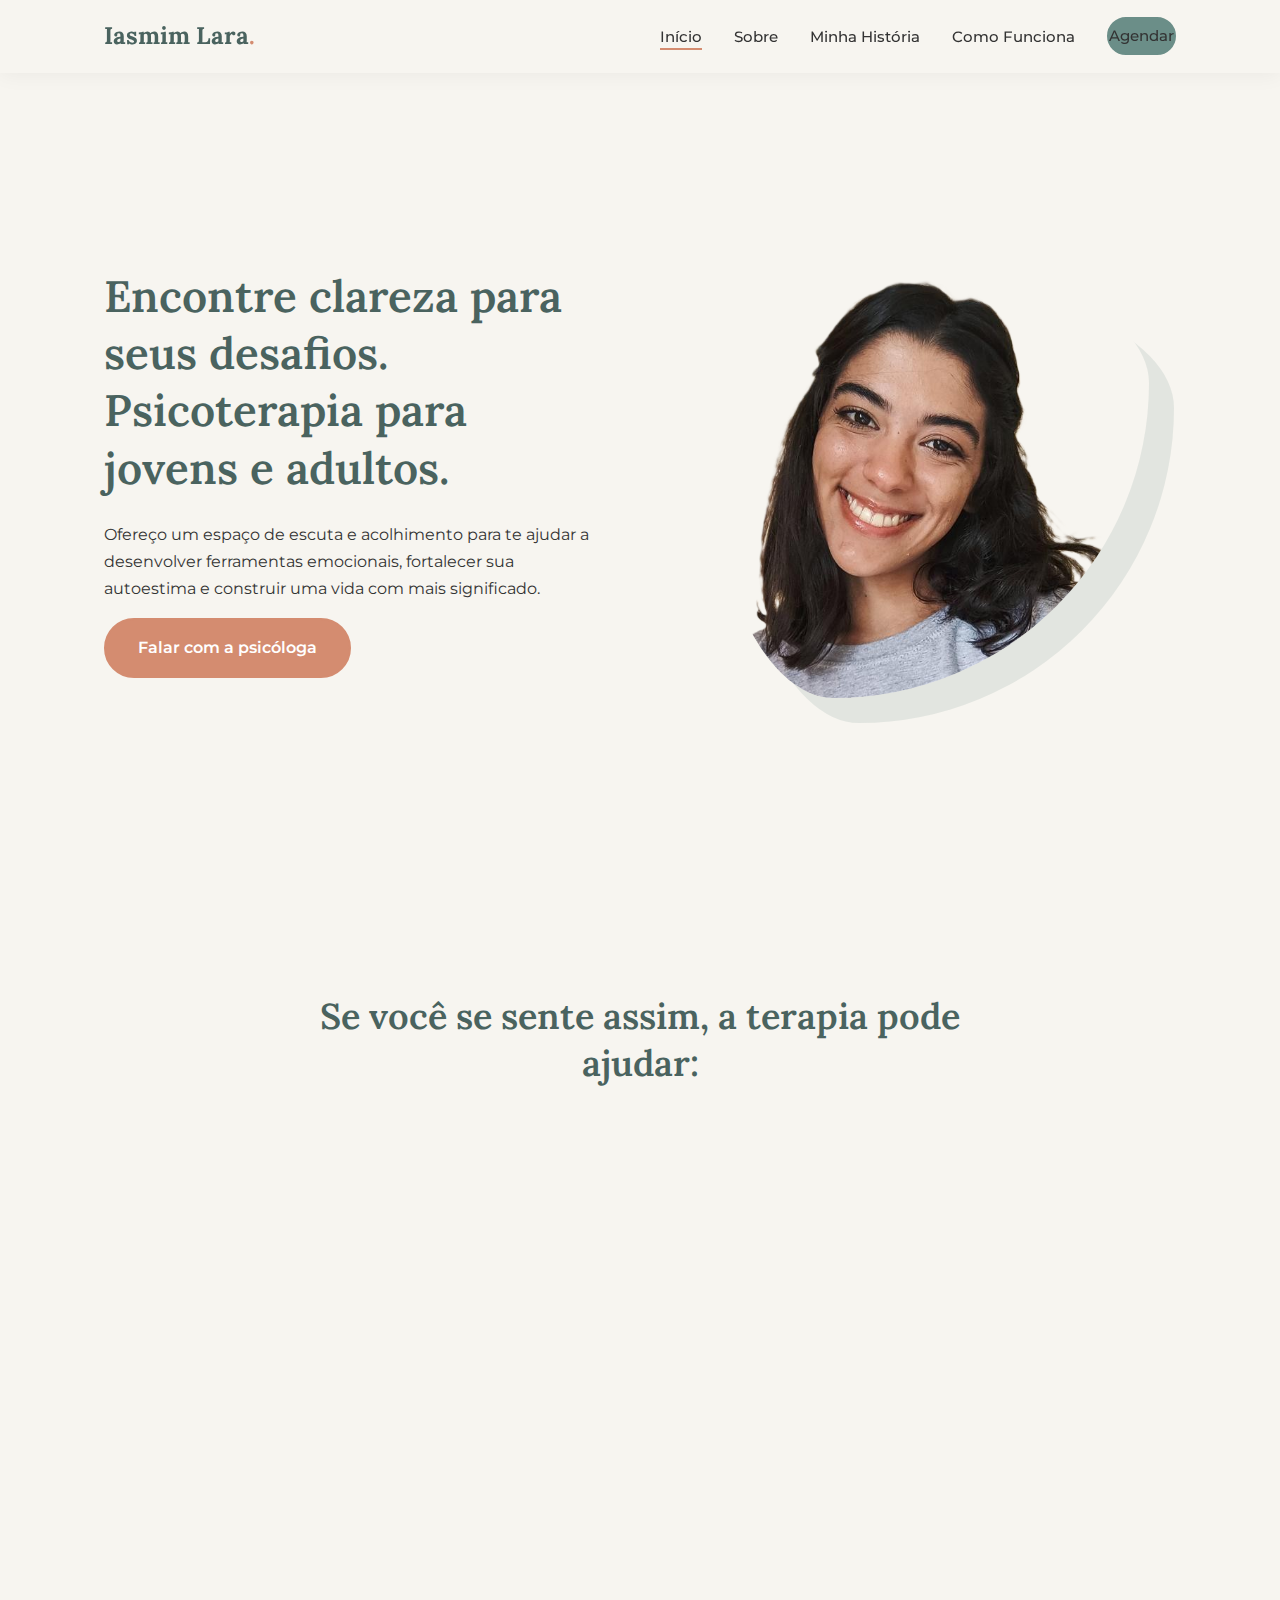
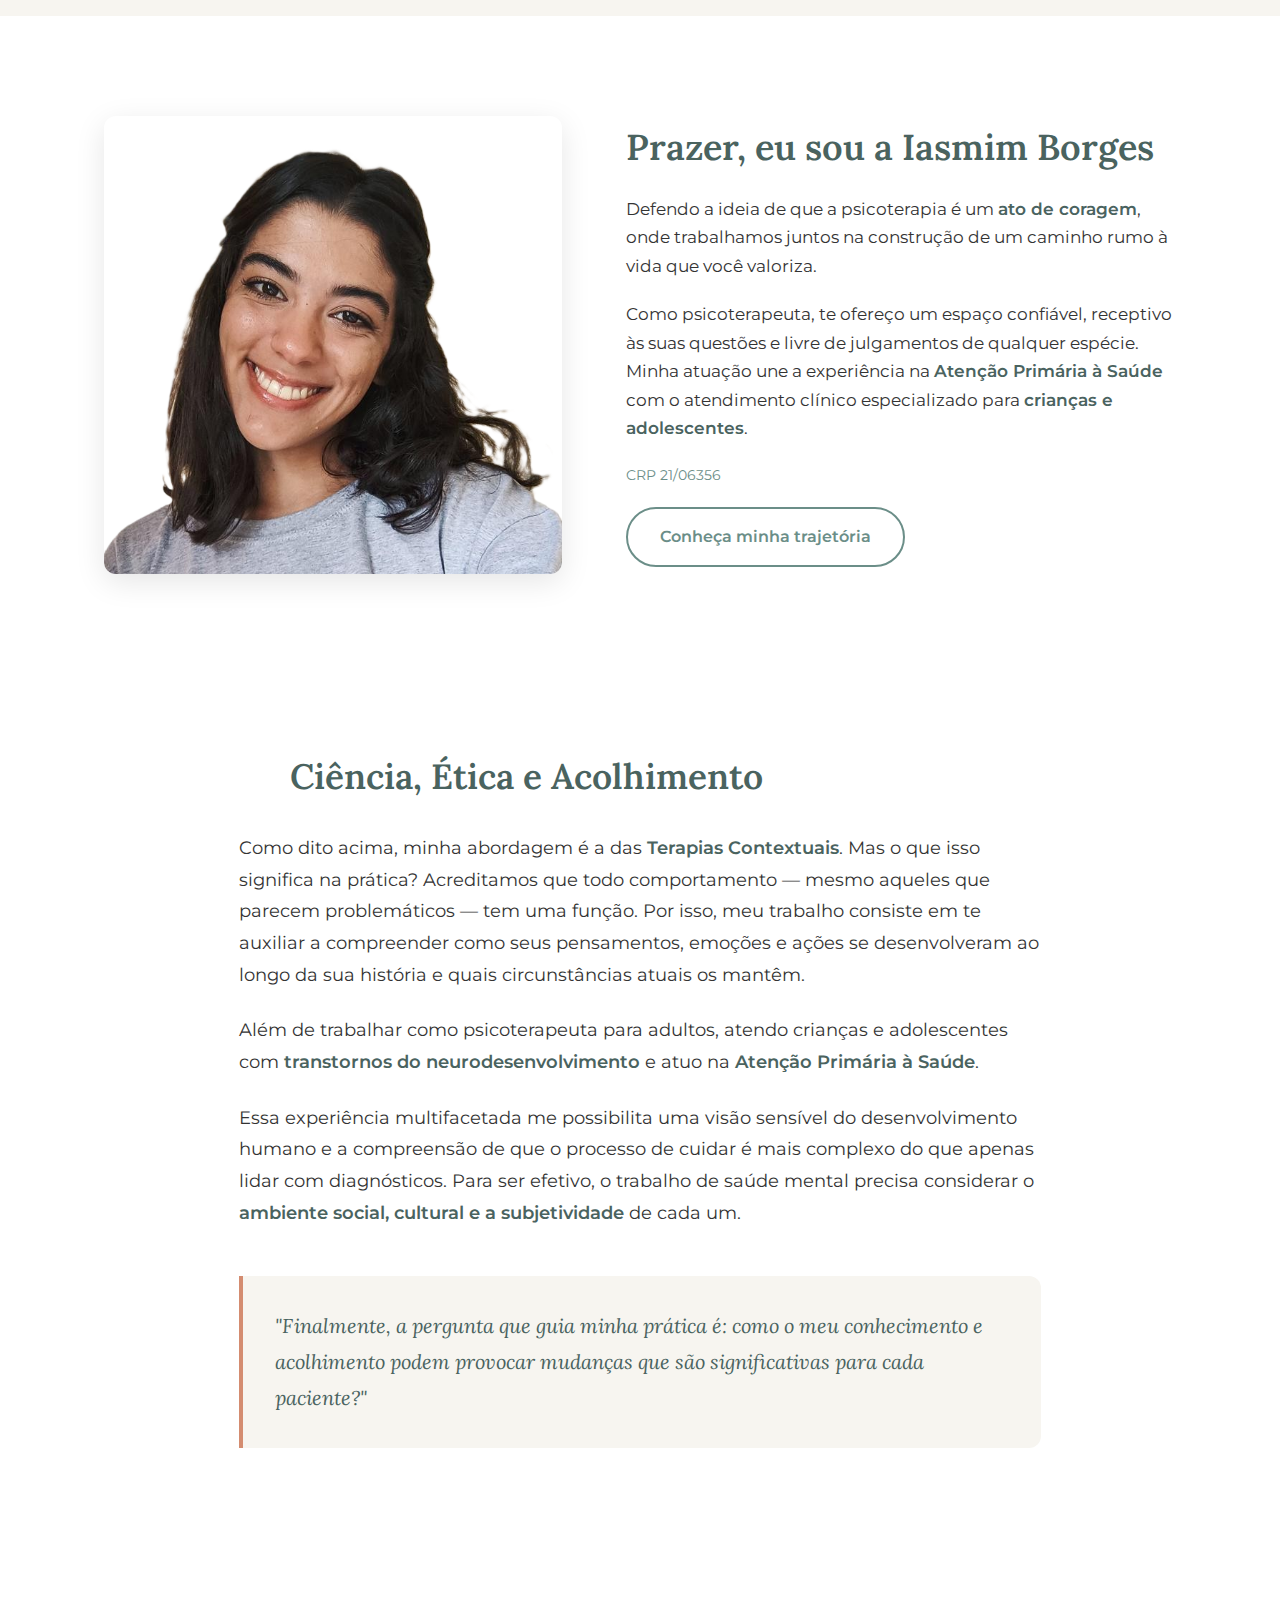
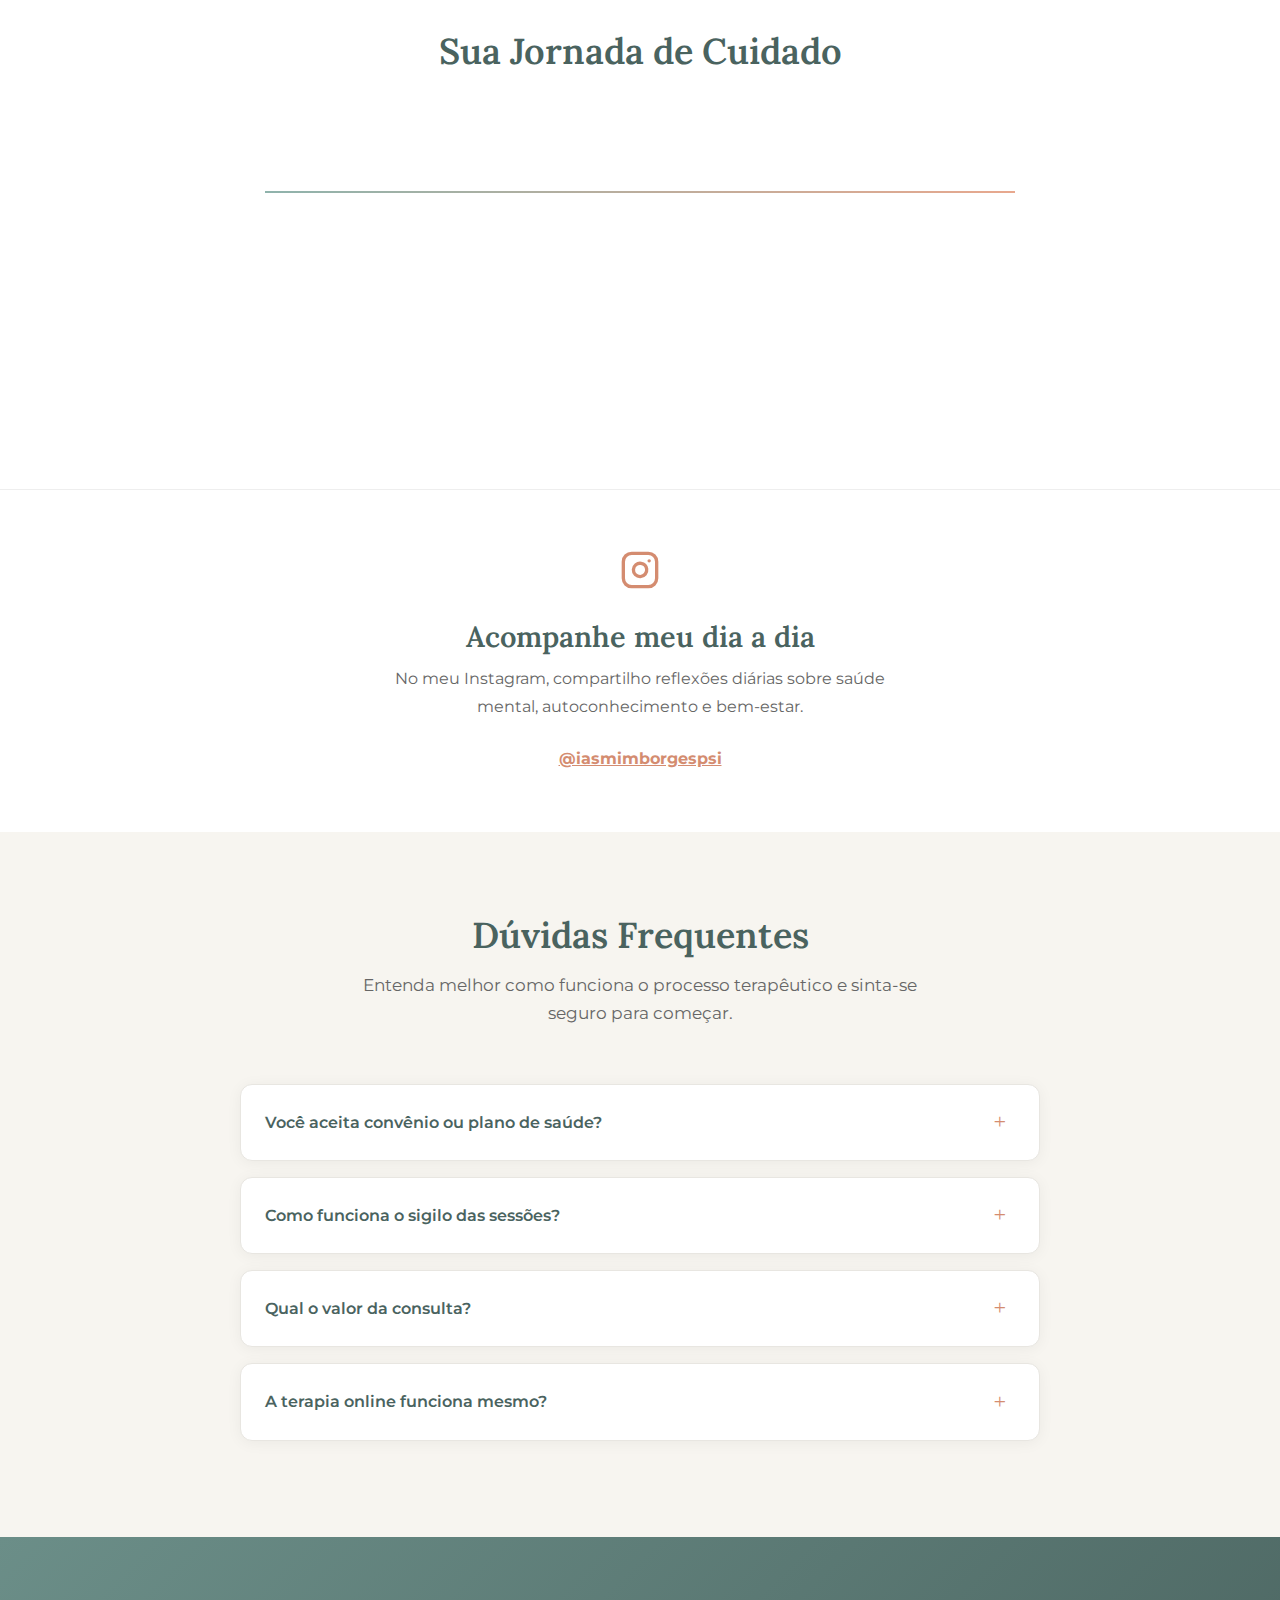
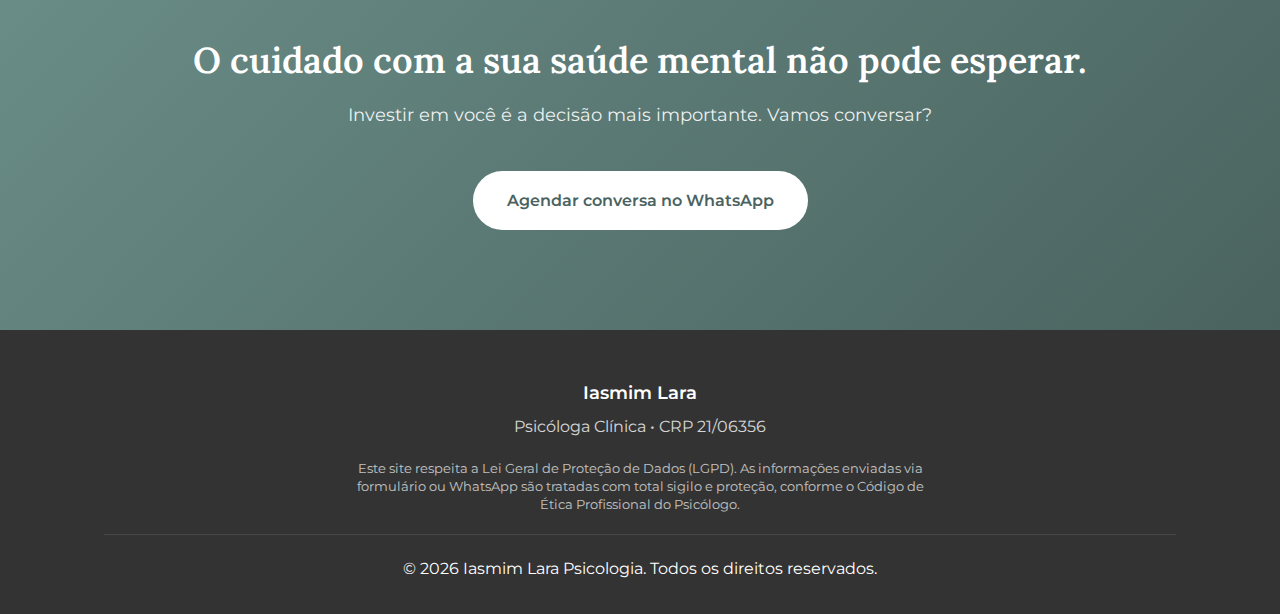
<file: index.html>
<!DOCTYPE html>
<html lang="pt-BR">
<head>
    <meta charset="UTF-8">
    <meta name="viewport" content="width=device-width, initial-scale=1.0">
    
    <title>Psicóloga Iasmim Lara | Terapia Online e Presencial</title>
    <meta name="description" content="Psicoterapia para adolescentes e adultos com Iasmim Lara. Um espaço de acolhimento e escuta para ansiedade, autoconhecimento e relacionamentos. Agende sua consulta.">

    <link rel="preconnect" href="https://fonts.googleapis.com">
    <link rel="preconnect" href="https://fonts.gstatic.com" crossorigin>
    <link href="https://fonts.googleapis.com/css2?family=Lora:ital,wght@0,400;0,600;1,400&family=Montserrat:wght@300;400;500;600&display=swap" rel="stylesheet">

    <link rel="stylesheet" href="assets/css/style.css">
    
<link rel="icon" href="data:image/svg+xml,<svg xmlns=%22http://www.w3.org/2000/svg%22 viewBox=%220 0 100 100%22><rect width=%22100%22 height=%22100%22 rx=%2220%22 fill=%22%232C3E50%22/><text x=%2250%%22 y=%2255%%22 dominant-baseline=%22central%22 text-anchor=%22middle%22 font-family=%22'Playfair Display', serif%22 font-size=%2250%22 font-weight=%22700%22 fill=%22%23FAF9F6%22>IB</text></svg>"><body>

    <header class="header">
        <div class="container header-container">
           <div class="logo">
                Iasmim Lara<span class="dot">.</span>
            </div>
            
            <div class="mobile-menu-icon" onclick="toggleMenu()">
                <div class="bar"></div>
                <div class="bar"></div>
                <div class="bar"></div>
            </div>

            <nav class="nav">
                <ul class="nav-list">
                    <li><a href="#home" onclick="toggleMenu()">Início</a></li>
                    <li><a href="#sobre" onclick="toggleMenu()">Sobre</a></li>
                    <li><a href="#historia" onclick="toggleMenu()">Minha História</a></li>
                    <li><a href="#como-funciona" onclick="toggleMenu()">Como Funciona</a></li>
                    <li><a href="#contato" class="btn btn-small" onclick="toggleMenu()">Agendar</a></li>
                </ul>
            </nav>
        </div>
    </header>

    <main>
        <section id="home" class="hero">
            <div class="container hero-container">
                <div class="hero-content">
                    <h1>Encontre clareza para seus desafios. Psicoterapia para jovens e adultos.</h1>
                    <p>Ofereço um espaço de escuta e acolhimento para te ajudar a desenvolver ferramentas emocionais, fortalecer sua autoestima e construir uma vida com mais significado.</p>
                    <a href="https://wa.me/5587981586596?text=Ol%C3%A1%2C%20Iasmim!%20Visitei%20seu%20site%20e%20gostaria%20de%20saber%20mais%20sobre%20a%20terapia." target="_blank" class="btn btn-primary">Falar com a psicóloga</a>
                </div>
                <div class="hero-image">
                    <img src="assets/img/recorte.png" alt="Psicóloga Iasmim Lara sorrindo" class="hero-img">
                </div>
            </div>
        </section>

        <section id="dores" class="dores">
            <div class="container">
                <div class="section-header">
                    <h2>Se você se sente assim, a terapia pode ajudar:</h2>
                </div>
                <div class="cards-grid">
                    <article class="card">
                        <h3>Sobrecarga e Estresse</h3>
                        <p>...e sente que o peso das responsabilidades e da rotina está te esgotando.</p>
                    </article>
                    <article class="card">
                        <h3>Dúvidas e Insegurança</h3>
                        <p>...e tem dificuldade em tomar decisões ou em confiar no seu potencial.</p>
                    </article>
                    <article class="card">
                        <h3>Conflitos e Desconexão</h3>
                        <p>...e busca mais harmonia nos seus relacionamentos familiares ou amorosos.</p>
                    </article>
                    <article class="card">
                        <h3>Vazio ou Desmotivação</h3>
                        <p>...e sente que falta um propósito ou alegria no seu dia a dia.</p>
                    </article>
                    <article class="card">
                        <h3>Instabilidade Emocional</h3>
                        <p>...e sente que suas emoções mudam bruscamente ou são intensas demais para controlar no dia a dia.</p>
                    </article>
                    <article class="card">
                        <h3>Padrões Repetitivos</h3>
                        <p>...e percebe que acaba vivendo sempre as mesmas situações difíceis ou cometendo os mesmos erros.</p>
                    </article>
                </div>
            </div>
        </section>
        <section id="sobre" class="sobre">
                    <div class="container sobre-container">
                        <div class="sobre-image">
                            <img src="assets/img/recorte.png" alt="Psicóloga Iasmim Borges" class="sobre-img">
                        </div>
                        <div class="sobre-content">
                            <h2>Prazer, eu sou a Iasmim Borges</h2>
                            <p>Defendo a ideia de que a psicoterapia é um <strong>ato de coragem</strong>, onde trabalhamos juntos na construção de um caminho rumo à vida que você valoriza.</p>
                            <p>Como psicoterapeuta, te ofereço um espaço confiável, receptivo às suas questões e livre de julgamentos de qualquer espécie. Minha atuação une a experiência na <strong>Atenção Primária à Saúde</strong> com o atendimento clínico especializado para <strong>crianças e adolescentes</strong>.</p>
                            <p style="font-size: 0.9rem; color: var(--cor-principal);">CRP 21/06356</p>
                            <a href="#historia" class="btn btn-outline">Conheça minha trajetória</a>
                        </div>
                    </div>
        </section>

<section id="historia" style="padding: 80px 0; background-color: #fff;">
            <div class="container" style="max-width: 850px; text-align: left;">
                <div class="section-header" style="text-align: left; margin-bottom: 2rem;">
                    <h2 style="font-size: 2.2rem; color: var(--cor-principal-dark);">Ciência, Ética e Acolhimento</h2>
                </div>
                <div style="font-size: 1.1rem; color: var(--cor-texto); line-height: 1.8;">
                    
            
            <p style="margin-bottom: 1.5rem;">
                Como dito acima, minha abordagem é a das <strong>Terapias Contextuais</strong>. Mas o que isso significa na prática? Acreditamos que todo comportamento — mesmo aqueles que parecem problemáticos — tem uma função. Por isso, meu trabalho consiste em te auxiliar a compreender como seus pensamentos, emoções e ações se desenvolveram ao longo da sua história e quais circunstâncias atuais os mantêm.
            </p>

            <p style="margin-bottom: 1.5rem;">
                Além de trabalhar como psicoterapeuta para adultos, atendo crianças e adolescentes com <strong>transtornos do neurodesenvolvimento</strong> e atuo na <strong>Atenção Primária à Saúde</strong>.
            </p>

            <p style="margin-bottom: 1.5rem;">
                Essa experiência multifacetada me possibilita uma visão sensível do desenvolvimento humano e a compreensão de que o processo de cuidar é mais complexo do que apenas lidar com diagnósticos. Para ser efetivo, o trabalho de saúde mental precisa considerar o <strong>ambiente social, cultural e a subjetividade</strong> de cada um.
            </p>

            <div style="margin-top: 3rem; padding: 2rem; background-color: var(--cor-fundo); border-left: 4px solid var(--cor-destaque); border-radius: 0 12px 12px 0;">
                <p style="font-family: var(--fonte-titulo); font-size: 1.25rem; font-style: italic; color: var(--cor-principal-dark); margin: 0;">
                    "Finalmente, a pergunta que guia minha prática é: como o meu conhecimento e acolhimento podem provocar mudanças que são significativas para cada paciente?"
                </p>
            </div>
            
        </div>
    </div>
</section>
        <section id="como-funciona" class="processo">
            <div class="container">
                <div class="section-header">
                    <h2>Sua Jornada de Cuidado</h2>
                </div>
                <div class="steps-grid">
                    <div class="step">
                        <span class="step-number">01</span>
                        <h3>Bate-papo Inicial</h3>
                        <p>Uma conversa inicial gratuita para nos conhecermos e tirar dúvidas.</p>
                    </div>
                    <div class="step">
                        <span class="step-number">02</span>
                        <h3>Sessões Semanais</h3>
                        <p>Encontros online de 50 minutos, com sigilo e conforto total.</p>
                    </div>
                    <div class="step">
                        <span class="step-number">03</span>
                        <h3>Sua Evolução</h3>
                        <p>Um caminho construído em conjunto, respeitando seu ritmo e objetivos.</p>
                    </div>
                </div>
            </div>
        </section>

        <section id="instagram-cta" style="padding: 60px 0; background-color: white; border-top: 1px solid #eee;">
            <div class="container" style="text-align: center;">
                <div style="margin-bottom: 20px;">
                    <svg width="40" height="40" viewBox="0 0 24 24" fill="none" stroke="var(--cor-destaque)" stroke-width="2" stroke-linecap="round" stroke-linejoin="round"><rect x="2" y="2" width="20" height="20" rx="5" ry="5"></rect><path d="M16 11.37A4 4 0 1 1 12.63 8 4 4 0 0 1 16 11.37z"></path><line x1="17.5" y1="6.5" x2="17.51" y2="6.5"></line></svg>
                </div>
                <h2 style="font-size: 1.8rem; margin-bottom: 10px;">Acompanhe meu dia a dia</h2>
                <p style="color: var(--cor-texto-suave); margin-bottom: 25px; max-width: 500px; margin-left: auto; margin-right: auto;">
                    No meu Instagram, compartilho reflexões diárias sobre saúde mental, autoconhecimento e bem-estar.
                </p>
                <a href="https://instagram.com/iasmimborgespsi" target="_blank" style="color: var(--cor-destaque); font-weight: 700; text-decoration: underline;">@iasmimborgespsi</a>
            </div>
        </section>

        <section id="faq" style="padding: 80px 0; background-color: var(--cor-fundo);">
            <div class="container">
                <div class="section-header">
                    <h2>Dúvidas Frequentes</h2>
                    <p style="max-width: 600px; margin: 0 auto; color: var(--cor-texto-suave);">
                        Entenda melhor como funciona o processo terapêutico e sinta-se seguro para começar.
                    </p>
                </div>

                <div class="faq-grid" style="max-width: 800px; margin: 40px auto 0;">
                    
                    <details class="faq-item">
                        <summary>Você aceita convênio ou plano de saúde?</summary>
                        <div class="faq-content">
                            <p>Atualmente meus atendimentos são particulares. No entanto, emito recibo para que você possa solicitar o <strong>reembolso</strong> junto ao seu plano de saúde, caso essa modalidade esteja disponível no seu contrato.</p>
                        </div>
                    </details>

                    <details class="faq-item">
                        <summary>Como funciona o sigilo das sessões?</summary>
                        <div class="faq-content">
                            <p>O sigilo é absoluto e é um pilar ético da psicologia. Tudo o que é falado em sessão permanece em sessão, garantindo um espaço seguro e livre de julgamentos para você.</p>
                        </div>
                    </details>

                    <details class="faq-item">
                        <summary>Qual o valor da consulta?</summary>
                        <div class="faq-content">
                            <p>O valor é acordado mediante a tabela de honorários do Conselho Federal de Psicologia, mas levo em conta a realidade de cada paciente. Entre em contato pelo WhatsApp para conversarmos sobre valores e disponibilidade.</p>
                        </div>
                    </details>

                    <details class="faq-item">
                        <summary>A terapia online funciona mesmo?</summary>
                        <div class="faq-content">
                            <p>Sim! Estudos comprovam que a eficácia é a mesma do presencial. A vantagem é que você pode fazer do conforto da sua casa, economizando tempo de deslocamento, desde que tenha um local privado e boa conexão de internet.</p>
                        </div>
                    </details>

                </div>
            </div>
        </section>

        <section id="contato" class="cta-final">
            <div class="container">
                <h2>O cuidado com a sua saúde mental não pode esperar.</h2>
                <p>Investir em você é a decisão mais importante. Vamos conversar?</p>
                <a href="https://wa.me/5587981586596?text=Ol%C3%A1%2C%20Iasmim!%20Visitei%20seu%20site%20e%20gostaria%20de%20saber%20mais%20sobre%20a%20terapia." target="_blank" class="btn btn-primary">Agendar conversa no WhatsApp</a>
            </div>
        </section>
    </main>

<footer class="footer">
        <div class="container footer-content">
            <div style="margin-bottom: 20px;">
                <p style="font-weight: 600; font-size: 1.1rem; margin-bottom: 5px;">Iasmim Lara</p>
                <p style="opacity: 0.8;">Psicóloga Clínica • CRP 21/06356</p>
            </div>
            
            <div style="max-width: 600px; margin: 0 auto 20px; font-size: 0.8rem; opacity: 0.7; line-height: 1.4;">
                <p>Este site respeita a Lei Geral de Proteção de Dados (LGPD). As informações enviadas via formulário ou WhatsApp são tratadas com total sigilo e proteção, conforme o Código de Ética Profissional do Psicólogo.</p>
            </div>

            <div style="border-top: 1px solid rgba(255,255,255,0.1); padding-top: 20px;">
                <p>&copy; 2026 Iasmim Lara Psicologia. Todos os direitos reservados.</p>
            </div>
        </div>
    </footer>

    <a href="https://wa.me/5587981586596?text=Ol%C3%A1%2C%20Iasmim!%20Visitei%20seu%20site%20e%20gostaria%20de%20saber%20mais%20sobre%20a%20terapia." class="whatsapp-float" target="_blank" aria-label="Falar no WhatsApp">
        Whatsapp
    </a>

    <script src="assets/js/main.js"></script>
    
    <script type="application/ld+json">
    {
      "@context": "https://schema.org",
      "@type": "Physician", 
      "name": "Psicóloga Iasmim Lara",
      "image": "assets/img/recorte.png",
      "@id": "https://iasmimlara.com.br",
      "url": "https://iasmimlara.com.br",
      "telephone": "+5587981586596", 
      "address": {
        "@type": "PostalAddress",
        "streetAddress": "Atendimento Online e Presencial",
        "addressCountry": "BR"
      },
      "medicalSpecialty": "Psychology",
      "priceRange": "$$"
    }
    </script>
</body>
</html>
</file>
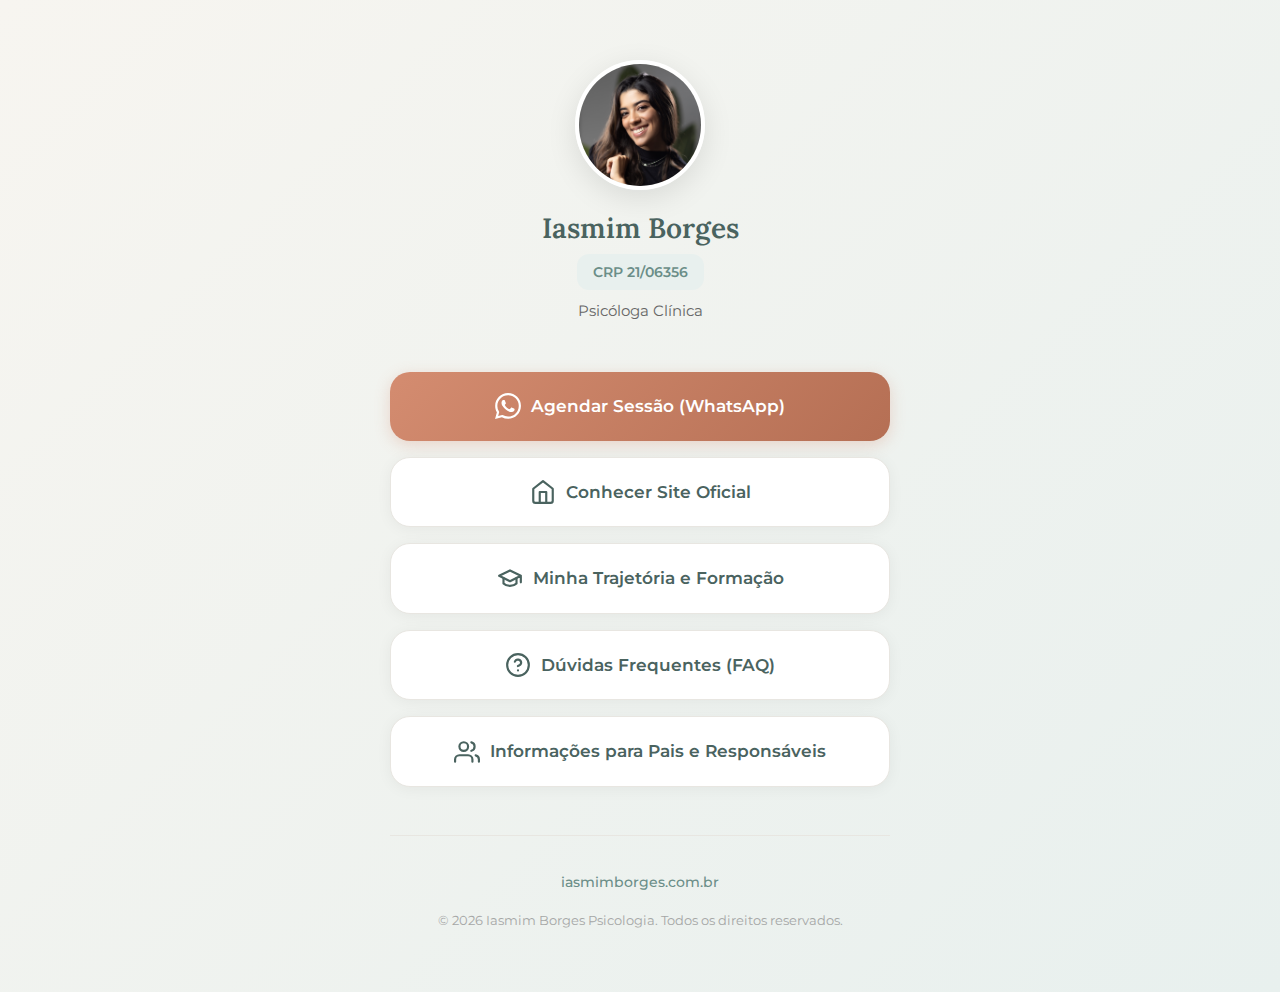
<file: links.html>
<!DOCTYPE html>
<html lang="pt-BR">
<head>
    <meta charset="UTF-8">
    <meta name="viewport" content="width=device-width, initial-scale=1.0">
    <meta name="robots" content="index, follow">
    <meta name="author" content="Iasmim Borges">
    <meta name="theme-color" content="#6B8E88">
    <meta name="msapplication-TileColor" content="#6B8E88">

    <!-- Mobile Web App -->
    <meta name="apple-mobile-web-app-capable" content="yes">
    <meta name="apple-mobile-web-app-status-bar-style" content="black-translucent">
    <meta name="apple-mobile-web-app-title" content="Psi. Iasmim Borges">
    <meta name="application-name" content="Iasmim Borges Psicologia">

    <!-- SEO -->
    <title>Links | Iasmim Borges Psicologia</title>
    <meta name="description" content="Links úteis para agendamento e informações sobre a psicoterapia com Iasmim Borges.">
    <link rel="canonical" href="https://iasmimborges.com.br/links.html">

    <!-- Open Graph -->
    <meta property="og:title" content="Links | Iasmim Borges Psicologia">
    <meta property="og:description" content="Links úteis para agendamento e informações sobre a psicoterapia.">
    <meta property="og:image" content="https://iasmimborges.com.br/assets/img/og-image.svg">
    <meta property="og:url" content="https://iasmimborges.com.br/links.html">
    <meta property="og:type" content="website">
    <meta property="og:locale" content="pt_BR">

    <!-- Fontes -->
    <link rel="preconnect" href="https://fonts.googleapis.com">
    <link rel="preconnect" href="https://fonts.gstatic.com" crossorigin>
    <link href="https://fonts.googleapis.com/css2?family=Lora:ital,wght@0,400;0,600;1,400&family=Montserrat:wght@300;400;500;600&display=swap" rel="stylesheet">

    <!-- CSS -->
    <link rel="stylesheet" href="assets/css/style.css">

    <!-- Favicon -->
    <link rel="icon" type="image/svg+xml" href="data:image/svg+xml,<svg xmlns=%22http://www.w3.org/2000/svg%22 viewBox=%220 0 100 100%22><rect width=%22100%22 height=%22100%22 rx=%2220%22 fill=%22%234A635F%22/><text x=%2250%%22 y=%2255%%22 dominant-baseline=%22central%22 text-anchor=%22middle%22 font-family=%22serif%22 font-size=%2245%22 font-weight=%22700%22 fill=%22%23FAF9F6%22>IB</text></svg>">

    <style>
        /* ============================================
           PÁGINA DE LINKS - ESTILOS ESPECÍFICOS
           ============================================ */
        
        body {
            background: linear-gradient(135deg, var(--cor-fundo) 0%, var(--cor-principal-lightest) 100%);
            display: flex;
            justify-content: center;
            align-items: flex-start;
            min-height: 100vh;
            min-height: 100dvh; /* Dynamic viewport height para mobile */
            padding: 40px 20px 60px;
        }

        .links-container {
            width: 100%;
            max-width: 480px;
            text-align: center;
            animation: fadeInUp 0.8s ease forwards;
        }

        /* Header */
        .links-header {
            margin-bottom: 2.5rem;
        }

        .links-header img {
            width: 120px;
            height: 120px;
            border-radius: 50%;
            object-fit: cover;
            border: 4px solid var(--cor-fundo-alt);
            box-shadow: var(--sombra-media);
            margin: 0 auto 1.25rem;
            display: block;
            animation: float 6s ease-in-out infinite;
        }

        @keyframes float {
            0%, 100% {
                transform: translateY(0);
            }
            50% {
                transform: translateY(-8px);
            }
        }

        .links-header h1 {
            font-family: var(--fonte-titulo);
            font-size: 1.6rem;
            font-weight: 600;
            color: var(--cor-principal-dark);
            margin-bottom: 0.5rem;
        }

        .links-header .crp {
            display: inline-block;
            font-size: 0.85rem;
            font-weight: 600;
            color: var(--cor-principal);
            background: var(--cor-principal-lightest);
            padding: 0.4rem 1rem;
            border-radius: var(--border-radius);
            margin-bottom: 0.5rem;
        }

        .links-header p {
            font-size: 0.95rem;
            color: var(--cor-texto-suave);
            margin: 0;
        }

        /* Links */
        .links-list {
            display: flex;
            flex-direction: column;
            gap: 14px;
        }

        .link-button {
            display: flex;
            align-items: center;
            justify-content: center;
            gap: 10px;
            background-color: var(--cor-fundo-alt);
            padding: 18px 24px;
            border-radius: var(--border-radius-lg);
            color: var(--cor-principal-dark);
            font-family: var(--fonte-corpo);
            font-weight: 600;
            font-size: 1rem;
            box-shadow: var(--sombra-card);
            transition: all var(--transicao-media);
            border: 1px solid var(--cor-borda);
            text-decoration: none;
            position: relative;
            overflow: hidden;
            min-height: 60px; /* Touch target mínimo recomendado */
        }

        .link-button::before {
            content: '';
            position: absolute;
            top: 0;
            left: -100%;
            width: 100%;
            height: 100%;
            background: linear-gradient(90deg, transparent, rgba(107, 142, 136, 0.05), transparent);
            transition: left 0.5s ease;
        }

        .link-button:hover::before {
            left: 100%;
        }

        .link-button:hover {
            transform: translateY(-3px);
            border-color: var(--cor-principal-light);
            box-shadow: var(--sombra-suave);
        }

        .link-button:active {
            transform: translateY(-1px) scale(0.98);
        }

        .link-button-primary {
            background: linear-gradient(135deg, var(--cor-destaque) 0%, var(--cor-destaque-dark) 100%);
            color: #fff;
            border: none;
            box-shadow: 0 4px 15px rgba(212, 140, 112, 0.3);
        }

        .link-button-primary:hover {
            background: linear-gradient(135deg, var(--cor-destaque-dark) 0%, #A06045 100%);
            box-shadow: 0 6px 20px rgba(212, 140, 112, 0.4);
        }

        .link-icon {
            width: 24px;
            height: 24px;
            flex-shrink: 0;
        }

        /* Footer */
        .links-footer {
            margin-top: 2.5rem;
            padding-top: 2rem;
            border-top: 1px solid var(--cor-borda);
        }

        .links-footer .site-link {
            display: inline-block;
            color: var(--cor-principal);
            font-weight: 500;
            font-size: 0.9rem;
            text-decoration: none;
            transition: color var(--transicao-rapida);
            margin-bottom: 1rem;
        }

        .links-footer .site-link:hover {
            color: var(--cor-principal-dark);
            text-decoration: underline;
        }

        .links-footer p {
            font-size: 0.8rem;
            color: var(--cor-texto-claro);
            opacity: 0.7;
            margin: 0;
        }

        /* Animação */
        @keyframes fadeInUp {
            from {
                opacity: 0;
                transform: translateY(20px);
            }
            to {
                opacity: 1;
                transform: translateY(0);
            }
        }

        /* ============================================
           RESPONSIVIDADE AVANÇADA
           ============================================ */

        /* Mobile Grande */
        @media (max-width: 480px) {
            body {
                padding: 32px 16px 48px;
            }

            .links-container {
                max-width: 100%;
            }

            .links-header {
                margin-bottom: 2rem;
            }

            .links-header img {
                width: 100px;
                height: 100px;
                border-width: 3px;
            }

            .links-header h1 {
                font-size: 1.5rem;
                margin-bottom: 0.4rem;
            }

            .links-header .crp {
                font-size: 0.8rem;
                padding: 0.35rem 0.9rem;
            }

            .links-header p {
                font-size: 0.9rem;
            }

            .links-list {
                gap: 12px;
            }

            .link-button {
                padding: 16px 20px;
                font-size: 0.95rem;
                border-radius: 14px;
                min-height: 56px;
                gap: 8px;
            }

            .link-icon {
                width: 22px;
                height: 22px;
            }

            .links-footer {
                margin-top: 2rem;
                padding-top: 1.5rem;
            }

            .links-footer .site-link {
                font-size: 0.85rem;
            }

            .links-footer p {
                font-size: 0.75rem;
            }
        }

        /* Mobile Pequeno */
        @media (max-width: 360px) {
            body {
                padding: 24px 12px 40px;
            }

            .links-header img {
                width: 90px;
                height: 90px;
                border-width: 2px;
            }

            .links-header h1 {
                font-size: 1.35rem;
            }

            .links-header .crp {
                font-size: 0.75rem;
                padding: 0.3rem 0.8rem;
            }

            .links-header p {
                font-size: 0.85rem;
            }

            .link-button {
                padding: 14px 16px;
                font-size: 0.9rem;
                min-height: 52px;
                border-radius: 12px;
            }

            .link-icon {
                width: 20px;
                height: 20px;
            }

            .links-footer {
                margin-top: 1.75rem;
                padding-top: 1.25rem;
            }
        }

        /* Landscape mobile */
        @media (max-height: 600px) and (orientation: landscape) {
            body {
                padding: 20px 20px 40px;
            }

            .links-header {
                margin-bottom: 1.5rem;
            }

            .links-header img {
                width: 80px;
                height: 80px;
                margin-bottom: 0.75rem;
            }

            .links-header h1 {
                font-size: 1.3rem;
            }

            .links-header .crp {
                margin-bottom: 0.3rem;
            }

            .links-list {
                gap: 10px;
            }

            .link-button {
                padding: 12px 18px;
                min-height: 48px;
                font-size: 0.9rem;
            }

            .links-footer {
                margin-top: 1.5rem;
            }
        }

        /* Tablets */
        @media (min-width: 768px) {
            body {
                padding: 60px 24px;
            }

            .links-container {
                max-width: 500px;
            }

            .links-header {
                margin-bottom: 3rem;
            }

            .links-header img {
                width: 130px;
                height: 130px;
            }

            .links-header h1 {
                font-size: 1.75rem;
            }

            .links-list {
                gap: 16px;
            }

            .link-button {
                padding: 20px 28px;
                font-size: 1.05rem;
            }

            .link-icon {
                width: 26px;
                height: 26px;
            }

            .links-footer {
                margin-top: 3rem;
            }
        }

        /* Acessibilidade */
        @media (prefers-reduced-motion: reduce) {
            .links-header img {
                animation: none;
            }

            .link-button {
                transition: none;
            }

            .link-button::before {
                display: none;
            }

            .links-container {
                animation: none;
            }
        }

        /* High contrast mode */
        @media (prefers-contrast: high) {
            .link-button {
                border-width: 2px;
            }

            .link-button-primary {
                border: 2px solid #000;
            }
        }

        :focus-visible {
            outline: 3px solid var(--cor-destaque);
            outline-offset: 3px;
        }
    </style>
</head>
<body>

    <!-- Skip Link -->
    <a href="#main-content" class="skip-link" aria-label="Pular para o conteúdo principal">
        Pular para o conteúdo principal
    </a>

    <div class="links-container">
        <header class="links-header">
            <img 
                src="assets/img/IMG_0173.jpg" 
                alt="Iasmim Borges, psicóloga clínica" 
                width="120" 
                height="120"
                loading="eager"
                fetchpriority="high"
                decoding="async"
            >
            <h1>Iasmim Borges</h1>
            <span class="crp">CRP 21/06356</span>
            <p>Psicóloga Clínica</p>
        </header>

        <main id="main-content" class="links-list" role="main">
            <!-- WhatsApp - Principal -->
            <a href="https://wa.me/5587981586596?text=Ol%C3%A1%2C%20Iasmim!%20Vim%20pelo%20link%20e%20gostaria%20de%20agendar%20uma%20conversa."
               class="link-button link-button-primary"
               target="_blank"
               rel="noopener"
               aria-label="Agendar sessão pelo WhatsApp">
                <svg class="link-icon" xmlns="http://www.w3.org/2000/svg" viewBox="0 0 24 24" fill="currentColor">
                    <path d="M17.472 14.382c-.297-.149-1.758-.867-2.03-.967-.273-.099-.471-.148-.67.15-.197.297-.767.966-.94 1.164-.173.199-.347.223-.644.075-.297-.15-1.255-.463-2.39-1.475-.883-.788-1.48-1.761-1.653-2.059-.173-.297-.018-.458.13-.606.134-.133.298-.347.446-.52.149-.174.198-.298.298-.497.099-.198.05-.371-.025-.52-.075-.149-.669-1.612-.916-2.207-.242-.579-.487-.5-.669-.51-.173-.008-.371-.01-.57-.01-.198 0-.52.074-.792.372-.272.297-1.04 1.016-1.04 2.479 0 1.462 1.065 2.875 1.213 3.074.149.198 2.096 3.2 5.077 4.487.709.306 1.262.489 1.694.625.712.227 1.36.195 1.871.118.571-.085 1.758-.719 2.006-1.413.248-.694.248-1.289.173-1.413-.074-.124-.272-.198-.57-.347m-5.421 7.403h-.004a9.87 9.87 0 01-5.031-1.378l-.361-.214-3.741.982.998-3.648-.235-.374a9.86 9.86 0 01-1.51-5.26c.001-5.45 4.436-9.884 9.888-9.884 2.64 0 5.122 1.03 6.988 2.898a9.825 9.825 0 012.893 6.994c-.003 5.45-4.437 9.884-9.885 9.884m8.413-18.297A11.815 11.815 0 0012.05 0C5.495 0 .16 5.335.157 11.892c0 2.096.547 4.142 1.588 5.945L.057 24l6.305-1.654a11.882 11.882 0 005.683 1.448h.005c6.554 0 11.89-5.335 11.893-11.893a11.821 11.821 0 00-3.48-8.413z"/>
                </svg>
                Agendar Sessão (WhatsApp)
            </a>

            <!-- Site Oficial -->
            <a href="index.html" class="link-button">
                <svg class="link-icon" xmlns="http://www.w3.org/2000/svg" viewBox="0 0 24 24" fill="none" stroke="currentColor" stroke-width="2" stroke-linecap="round" stroke-linejoin="round">
                    <path d="M3 9l9-7 9 7v11a2 2 0 0 1-2 2H5a2 2 0 0 1-2-2z"/>
                    <polyline points="9 22 9 12 15 12 15 22"/>
                </svg>
                Conhecer Site Oficial
            </a>

            <!-- Formação -->
            <a href="index.html#formacao" class="link-button">
                <svg class="link-icon" xmlns="http://www.w3.org/2000/svg" viewBox="0 0 24 24" fill="none" stroke="currentColor" stroke-width="2" stroke-linecap="round" stroke-linejoin="round">
                    <path d="M22 10v6M2 10l10-5 10 5-10 5z"/>
                    <path d="M6 12v5c3 3 9 3 12 0v-5"/>
                </svg>
                Minha Trajetória e Formação
            </a>

            <!-- FAQ -->
            <a href="index.html#faq" class="link-button">
                <svg class="link-icon" xmlns="http://www.w3.org/2000/svg" viewBox="0 0 24 24" fill="none" stroke="currentColor" stroke-width="2" stroke-linecap="round" stroke-linejoin="round">
                    <circle cx="12" cy="12" r="10"/>
                    <path d="M9.09 9a3 3 0 0 1 5.83 1c0 2-3 3-3 3"/>
                    <line x1="12" y1="17" x2="12.01" y2="17"/>
                </svg>
                Dúvidas Frequentes (FAQ)
            </a>

            <!-- Para Pais -->
            <a href="https://wa.me/5587981586596?text=Ol%C3%A1%2C%20Iasmim!%20Gostaria%20de%20informa%C3%A7%C3%B5es%20sobre%20terapia%20para%20meu%20filho(a)."
               class="link-button"
               target="_blank"
               rel="noopener"
               aria-label="Informações sobre terapia para filhos">
                <svg class="link-icon" xmlns="http://www.w3.org/2000/svg" viewBox="0 0 24 24" fill="none" stroke="currentColor" stroke-width="2" stroke-linecap="round" stroke-linejoin="round">
                    <path d="M17 21v-2a4 4 0 0 0-4-4H5a4 4 0 0 0-4 4v2"/>
                    <circle cx="9" cy="7" r="4"/>
                    <path d="M23 21v-2a4 4 0 0 0-3-3.87"/>
                    <path d="M16 3.13a4 4 0 0 1 0 7.75"/>
                </svg>
                Informações para Pais e Responsáveis
            </a>
        </main>

        <footer class="links-footer">
            <a href="index.html" class="site-link">iasmimborges.com.br</a>
            <p>&copy; <span id="current-year"></span> Iasmim Borges Psicologia. Todos os direitos reservados.</p>
        </footer>
    </div>

    <!-- JavaScript -->
    <script>
        // Ano dinâmico no footer
        document.getElementById('current-year').textContent = new Date().getFullYear();
    </script>
</body>
</html>
</file>
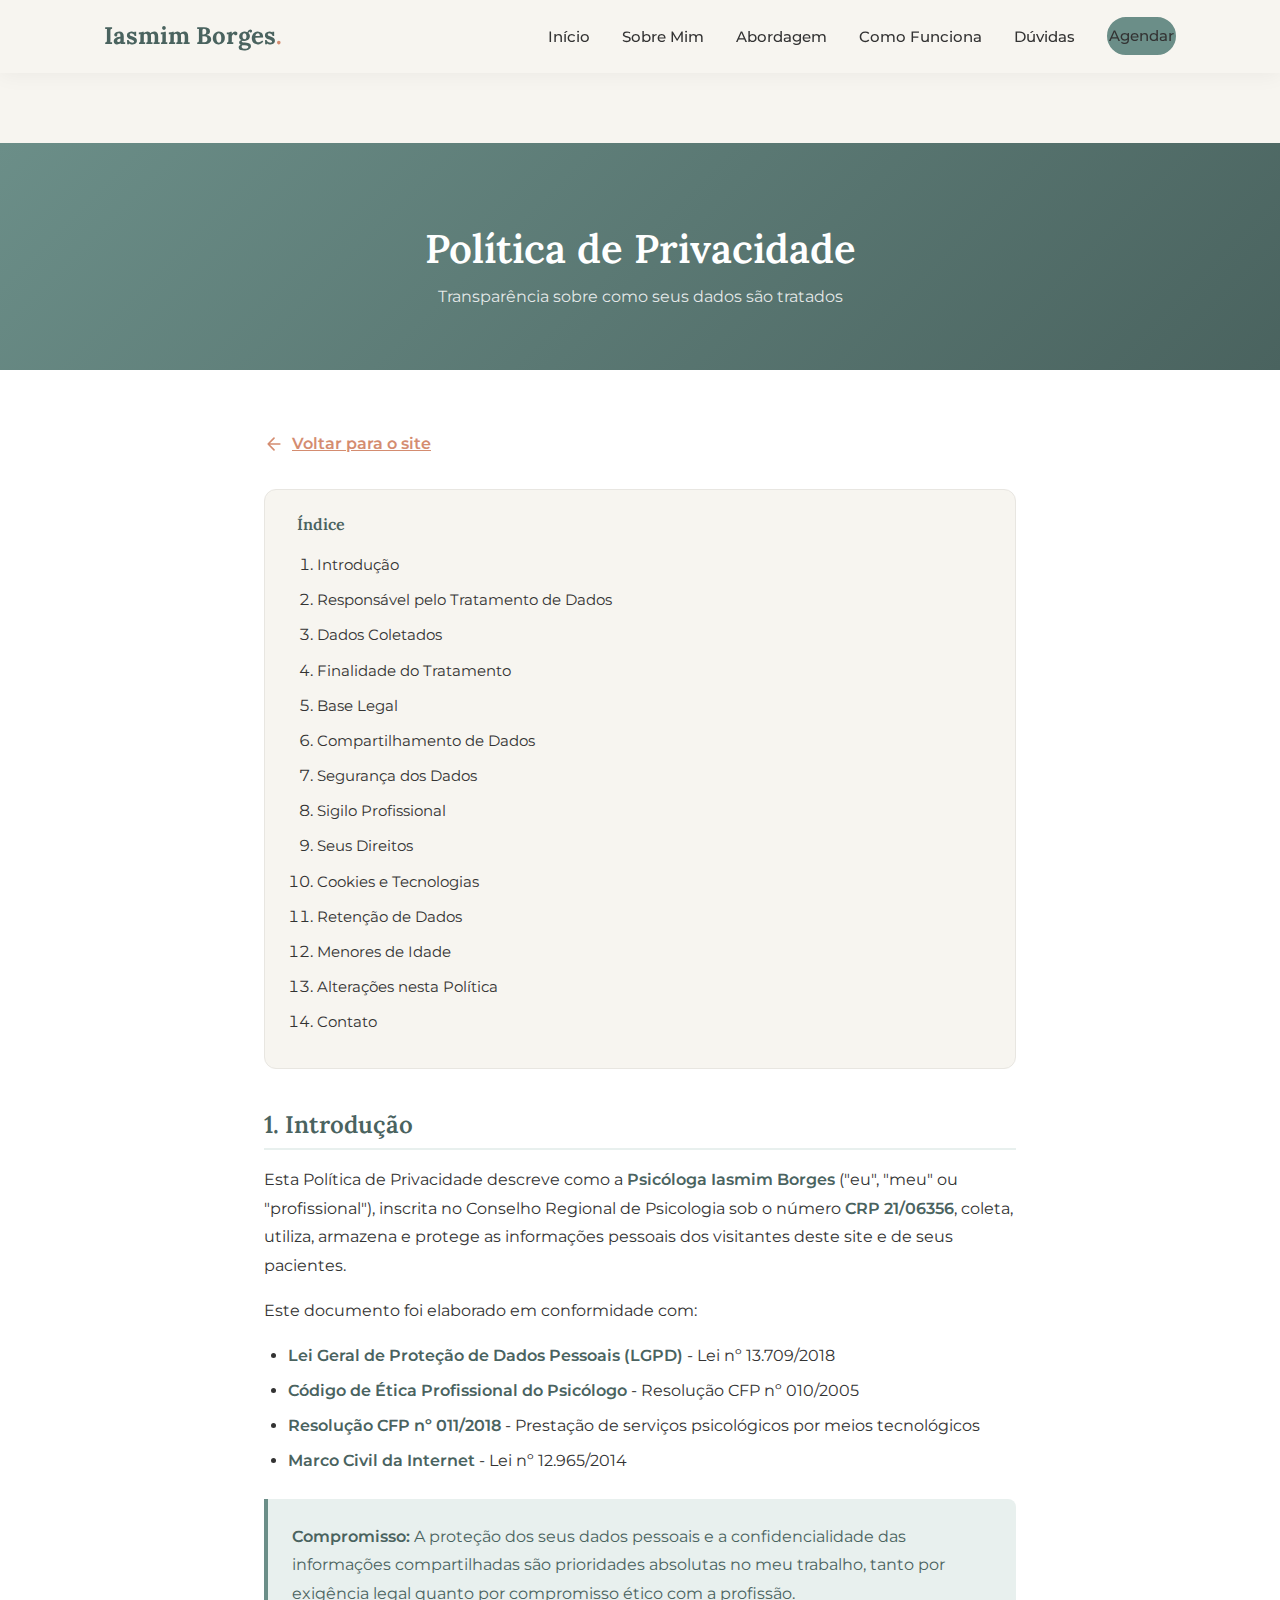
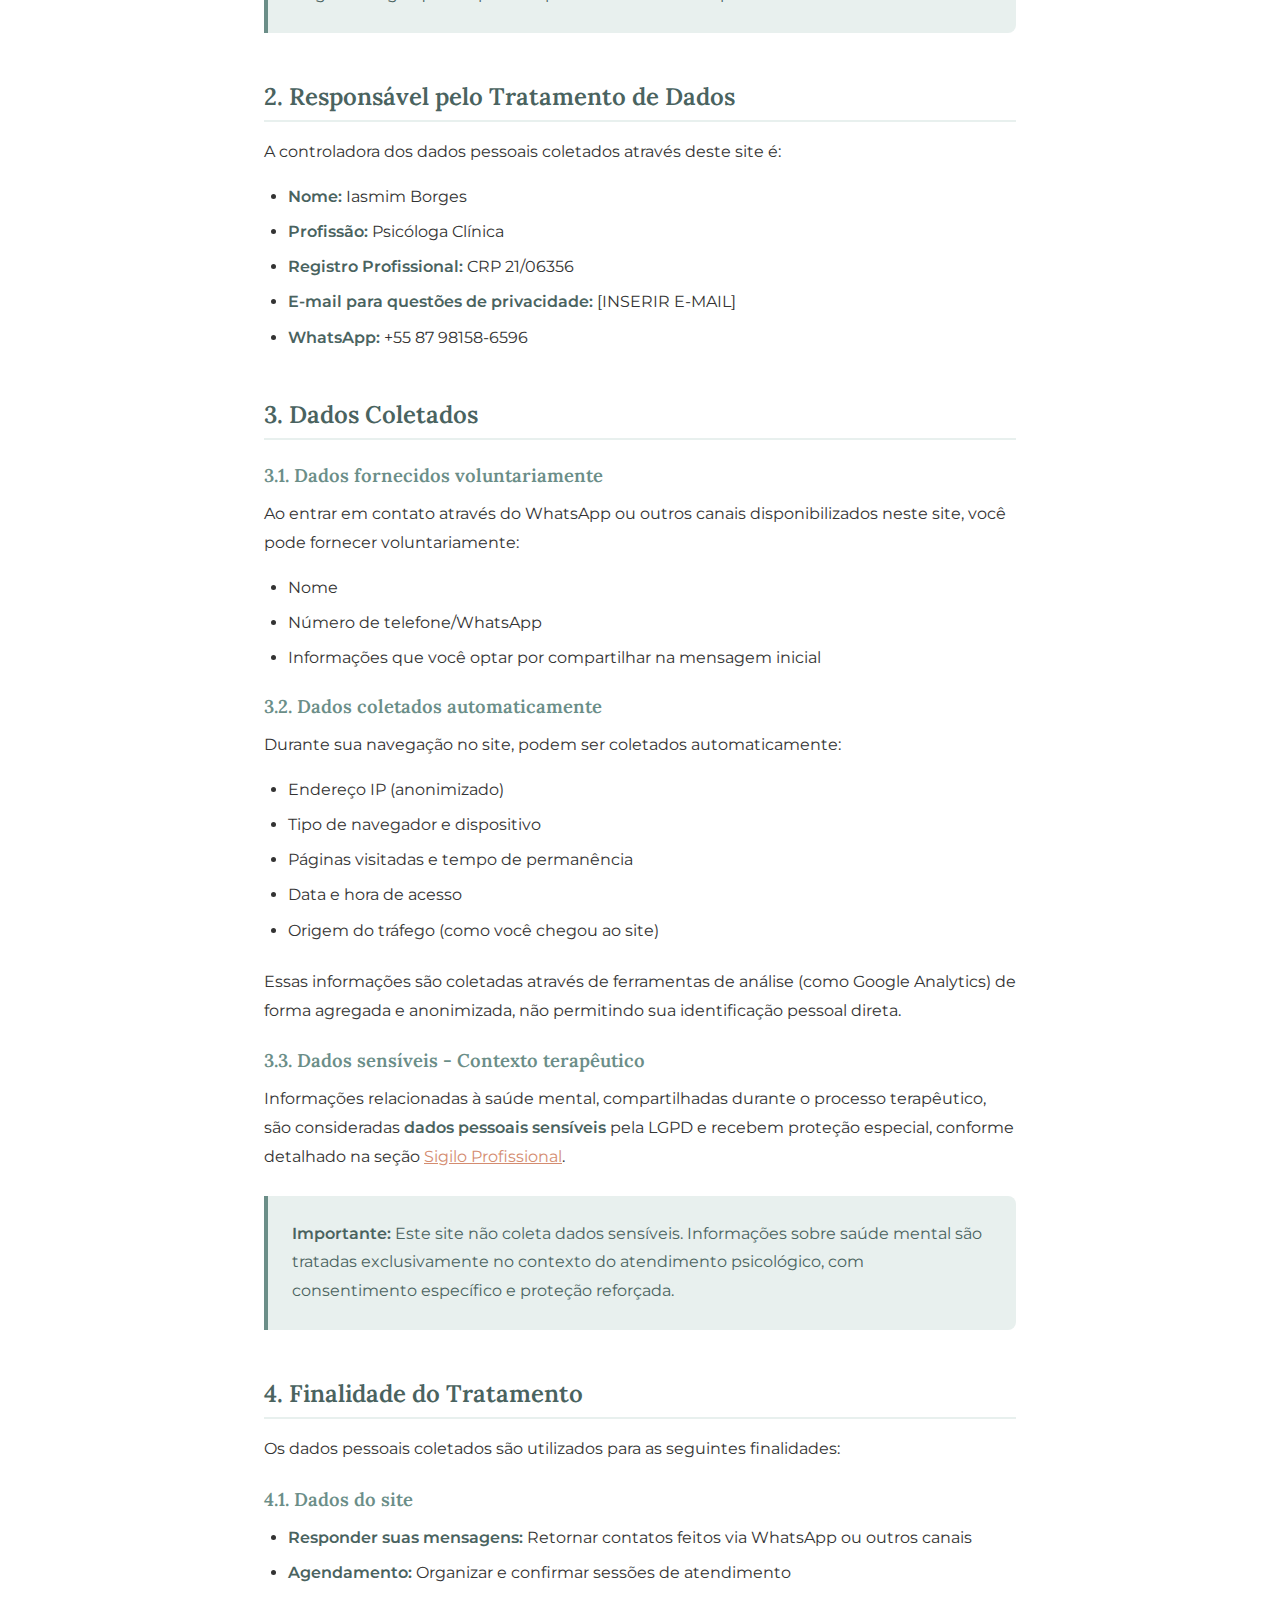
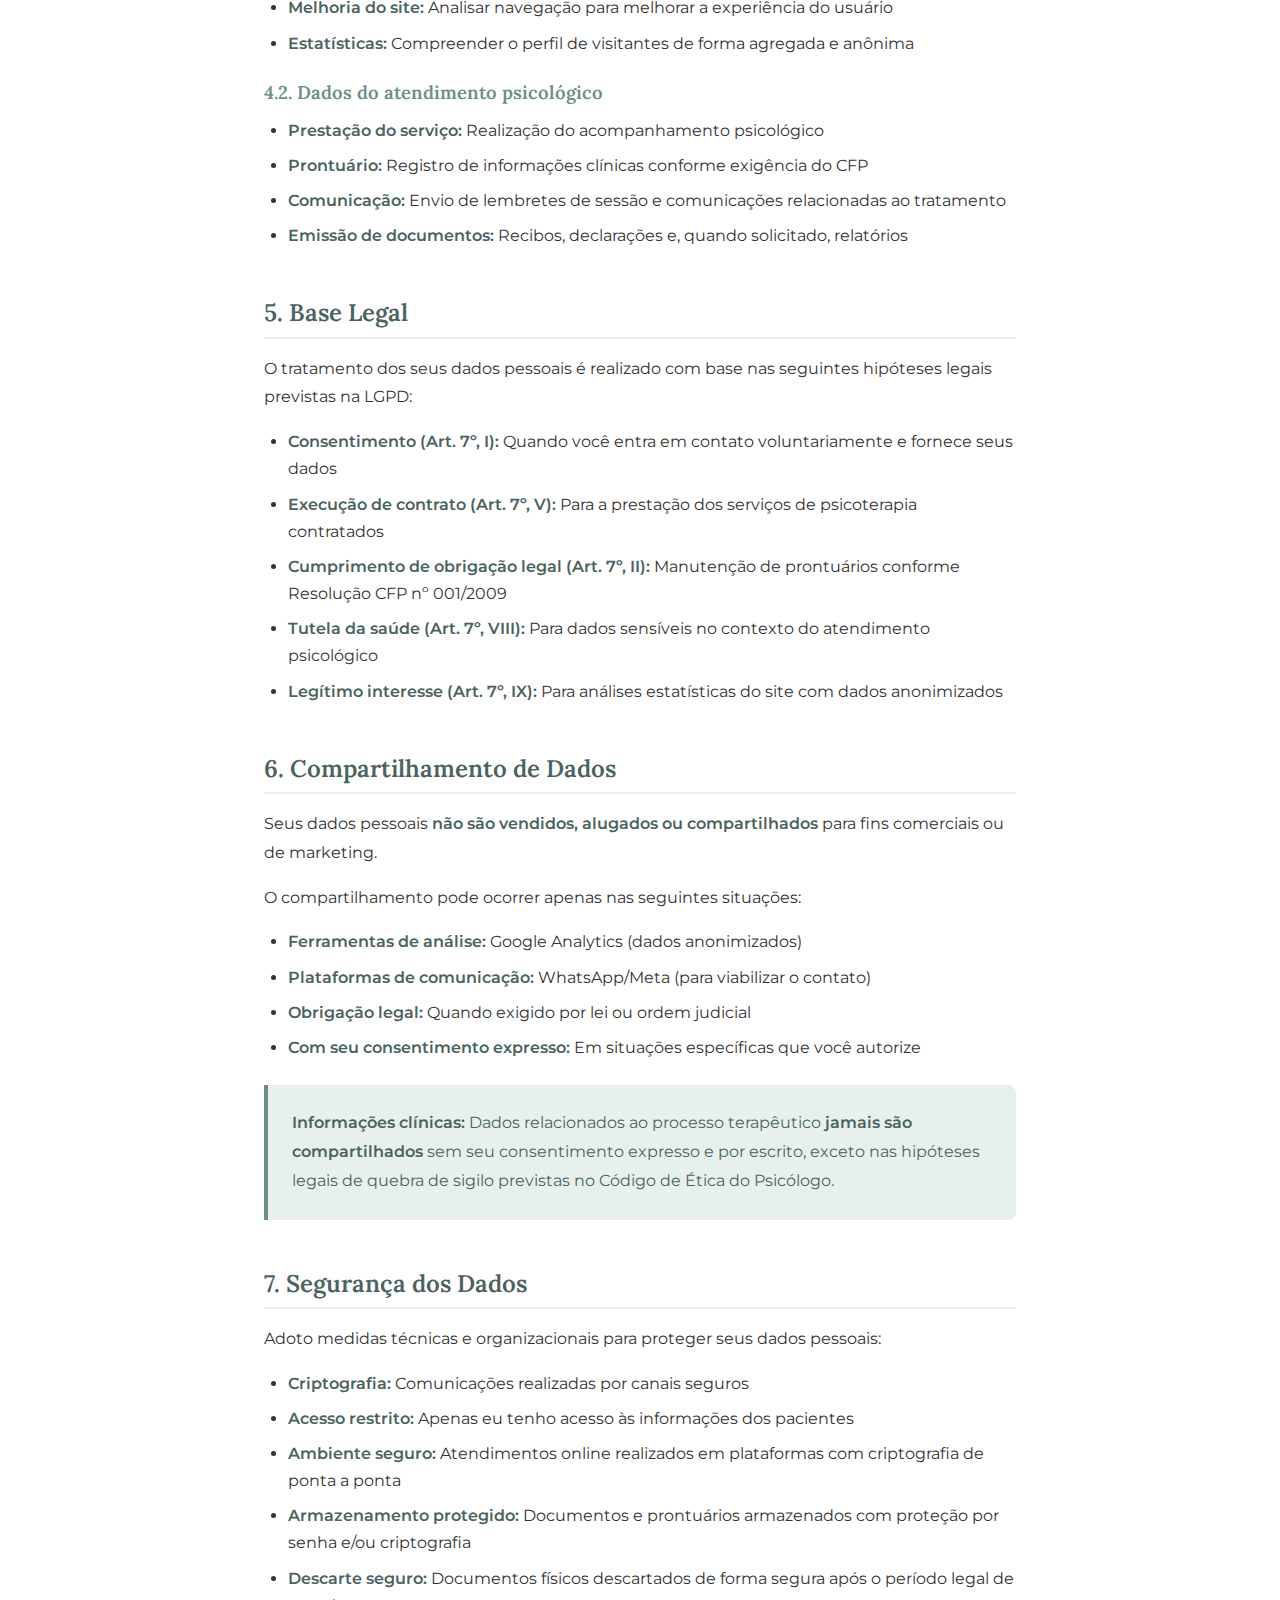
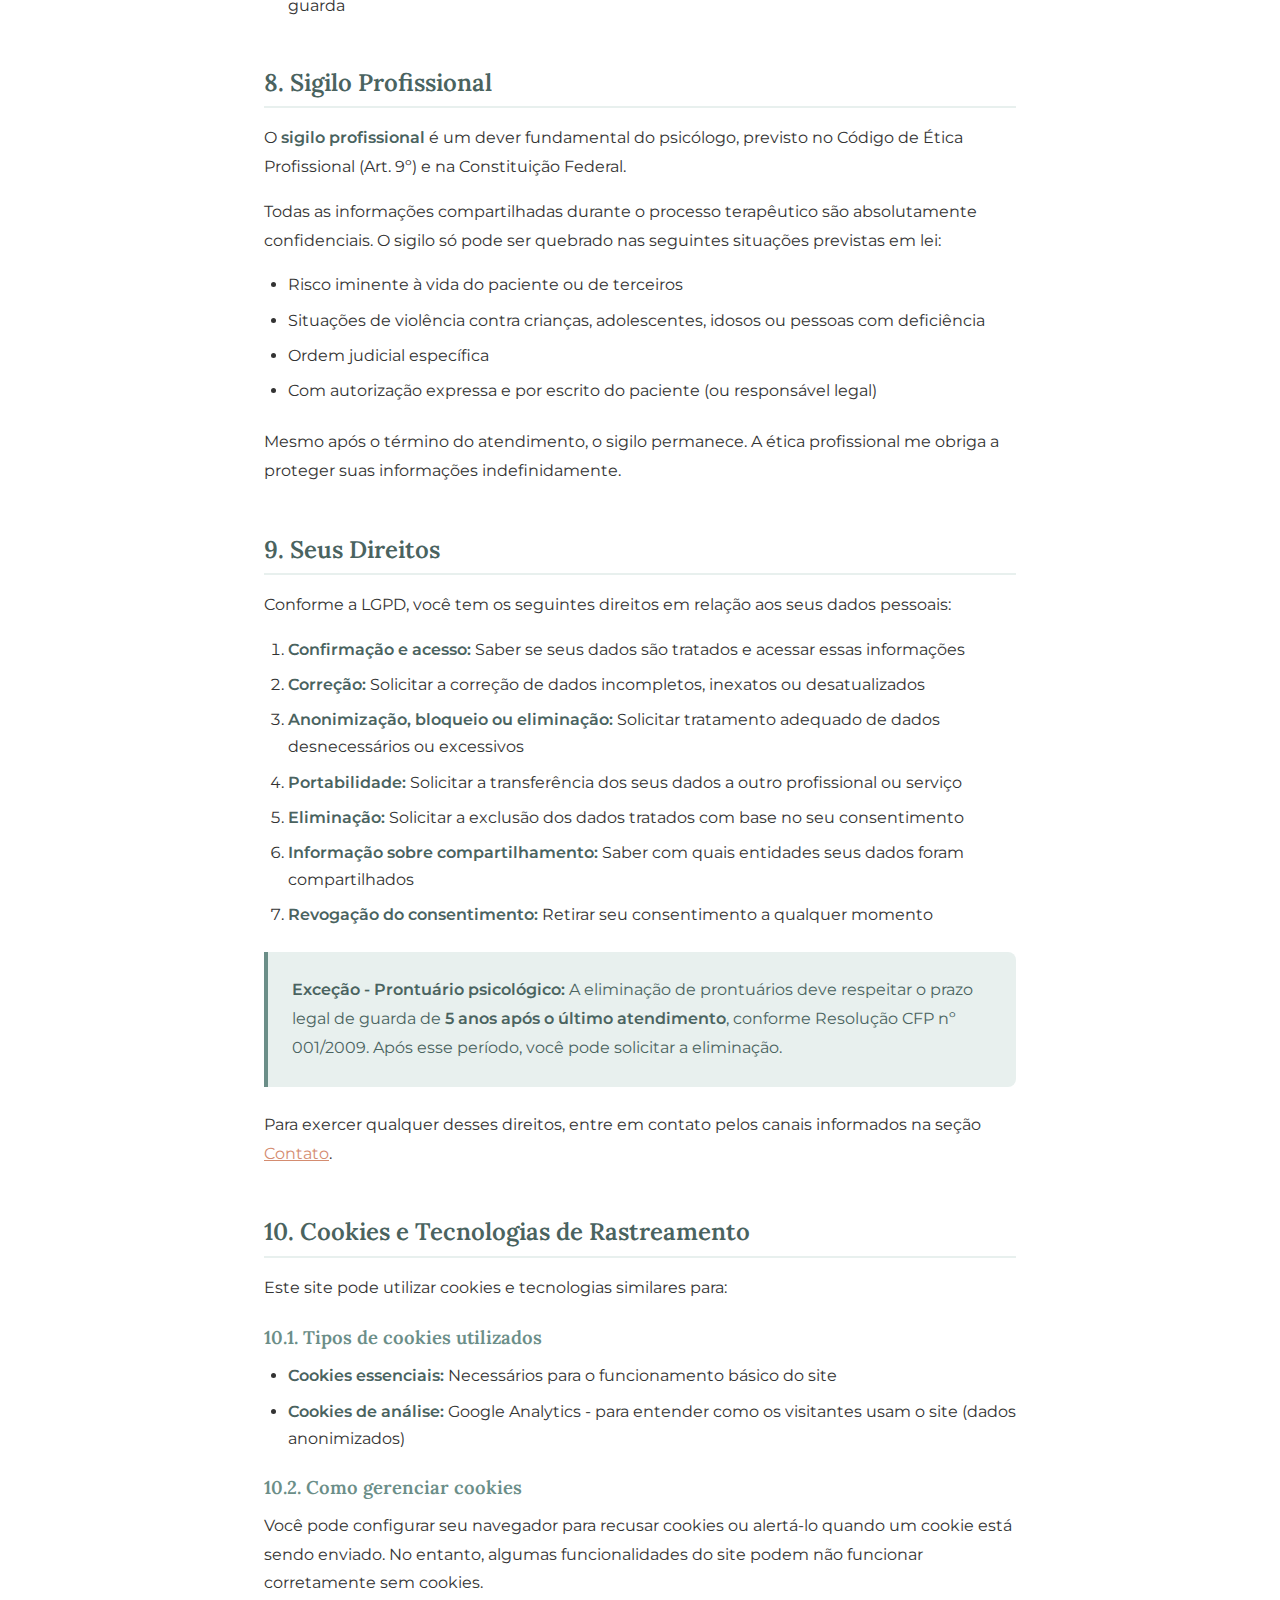
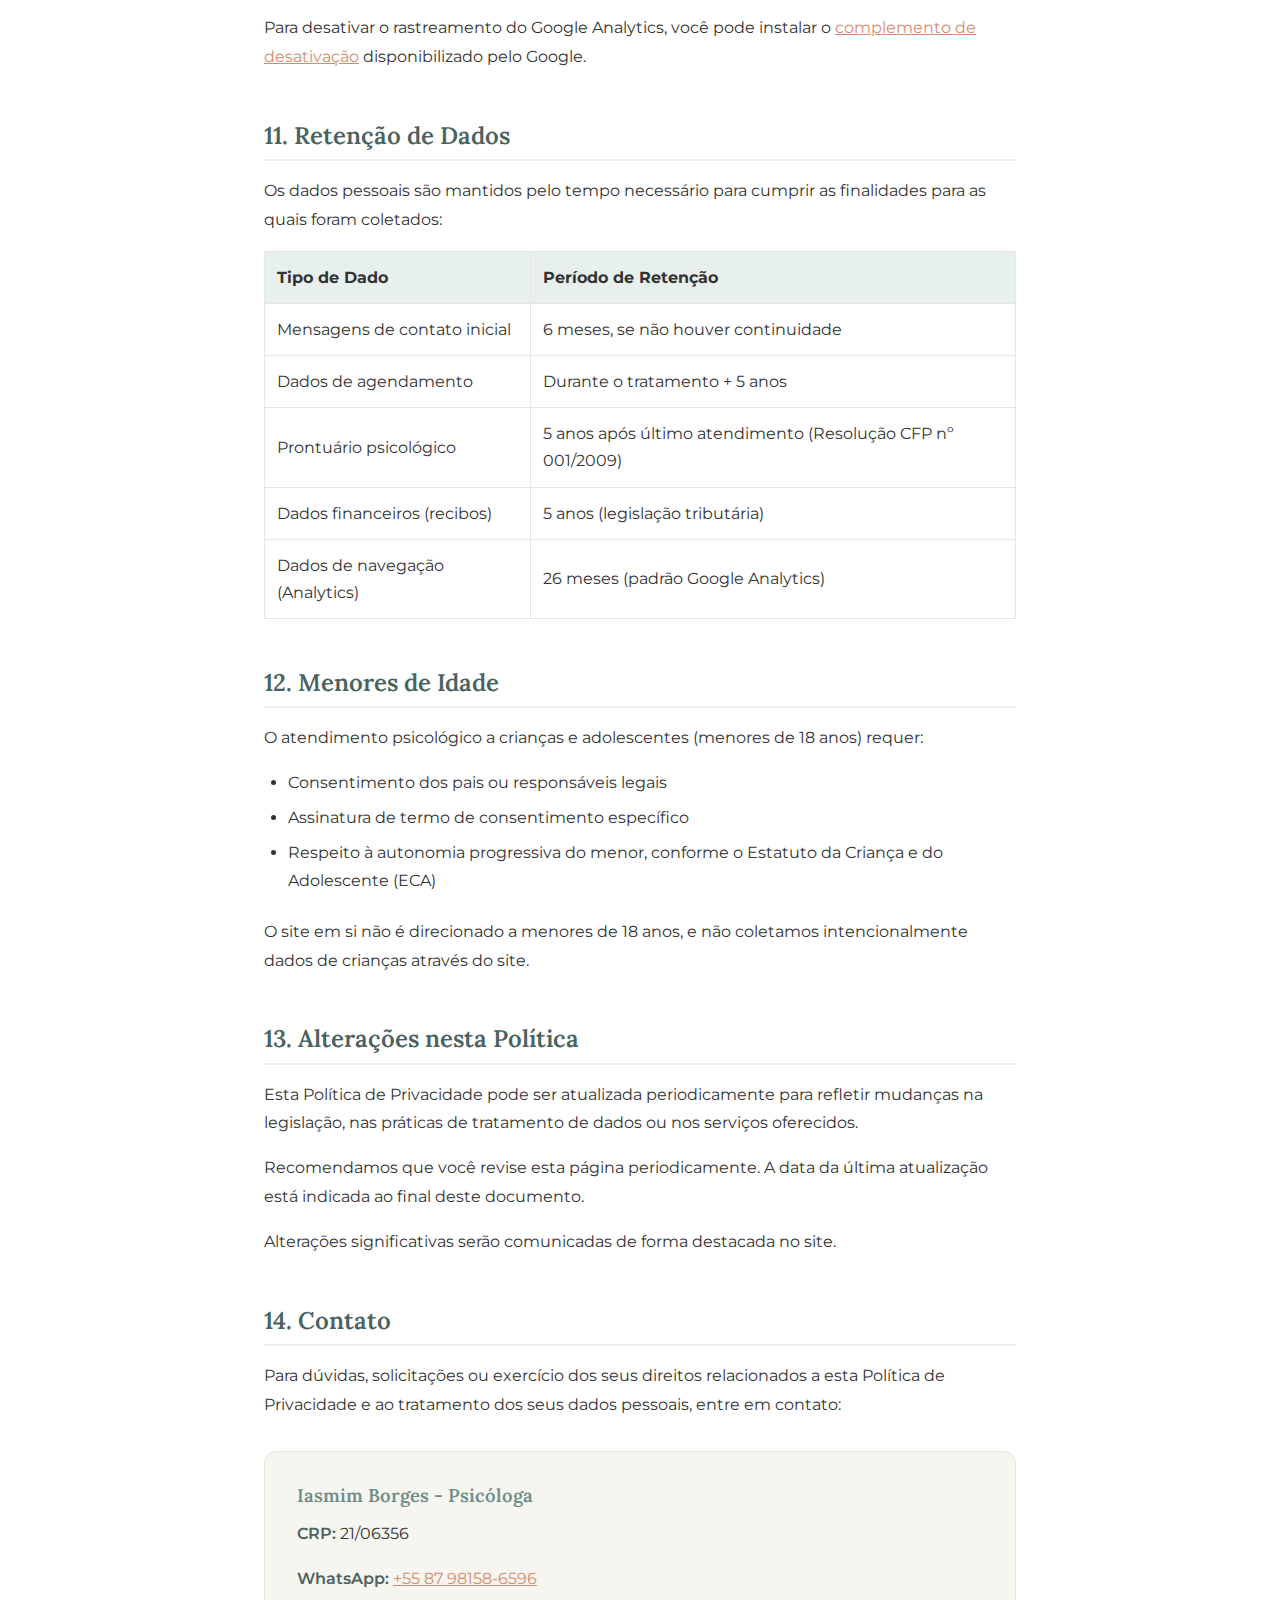
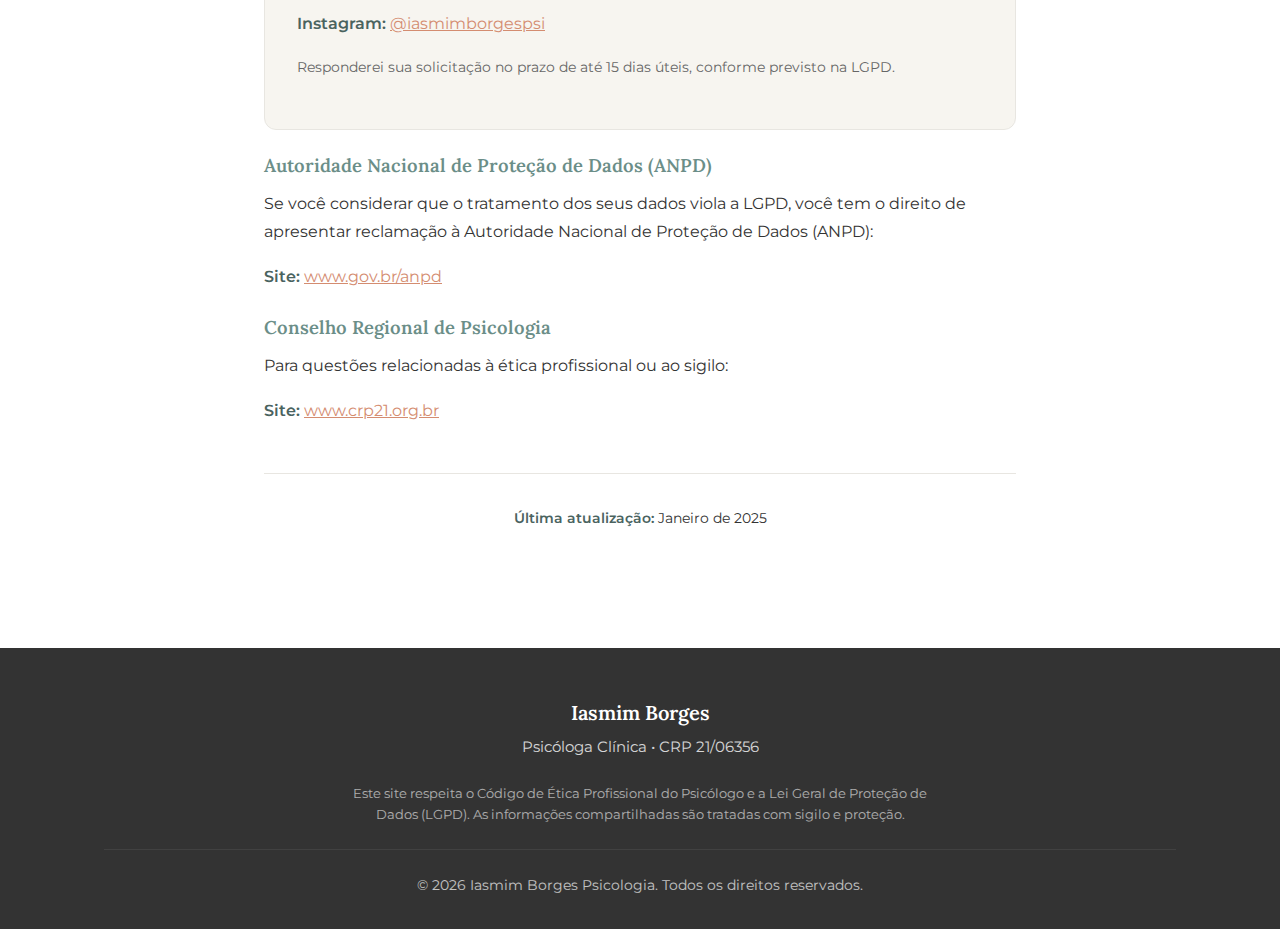
<file: privacidade.html>
<!DOCTYPE html>
<html lang="pt-BR">
<head>

        <meta charset="UTF-8">
        <meta name="viewport" content="width=device-width, initial-scale=1.0">
        <meta name="robots" content="index, follow, max-image-preview:large, max-snippet:-1, max-video-preview:-1">
        <meta name="author" content="Iasmim Borges">
        <meta name="theme-color" content="#6B8E88">
        <meta name="msapplication-TileColor" content="#6B8E88">

        <!-- SEO Principal -->
        <title>Política de Privacidade | Psicóloga Iasmim Borges</title>
        <meta name="description" content="Política de Privacidade e Termos de Uso do site da Psicóloga Iasmim Borges. Saiba como seus dados são protegidos conforme a LGPD.">
        <meta name="keywords" content="política de privacidade, LGPD, psicóloga, dados pessoais, psicoterapia, ética, confidencialidade, saúde mental, psicóloga online">
        <link rel="canonical" href="https://iasmimborges.com.br/privacidade.html">

        <!-- Open Graph (WhatsApp, Facebook, LinkedIn) -->
        <meta property="og:title" content="Política de Privacidade | Psicóloga Iasmim Borges">
        <meta property="og:description" content="Política de Privacidade e proteção de dados conforme LGPD.">
        <meta property="og:url" content="https://iasmimborges.com.br/privacidade.html">
        <meta property="og:type" content="website">
        <meta property="og:locale" content="pt_BR">
        <meta property="og:site_name" content="Psicóloga Iasmim Borges">

        <!-- Twitter Cards -->
        <meta name="twitter:card" content="summary_large_image">
        <meta name="twitter:title" content="Política de Privacidade | Psicóloga Iasmim Borges">
        <meta name="twitter:description" content="Política de Privacidade e proteção de dados conforme LGPD.">

        <!-- Fontes -->
        <link rel="preconnect" href="https://fonts.googleapis.com">
        <link rel="preconnect" href="https://fonts.gstatic.com" crossorigin>
        <link href="https://fonts.googleapis.com/css2?family=Lora:ital,wght@0,400;0,600;1,400&family=Montserrat:wght@300;400;500;600&display=swap" rel="stylesheet">

        <!-- CSS -->
        <link rel="stylesheet" href="assets/css/style.css">

        <!-- Favicon para Apple Devices -->
        <link rel="apple-touch-icon" sizes="180x180" href="/assets/img/apple-touch-icon.png">
        <!-- Favicon para navegadores -->
        <link rel="icon" type="image/png" sizes="32x32" href="/assets/img/favicon-32x32.png">
        <link rel="icon" type="image/png" sizes="16x16" href="/assets/img/favicon-16x16.png">
        <link rel="manifest" href="/assets/img/site.webmanifest">

        <!-- Google Analytics (GA4) -->
        <script async src="https://www.googletagmanager.com/gtag/js?id=G-XXXXXXXXXX"></script>
        <script>
            window.dataLayer = window.dataLayer || [];
            function gtag(){dataLayer.push(arguments);}
            gtag('js', new Date());
            gtag('config', 'G-XXXXXXXXXX');
        </script>

        <!-- Google Ads (Remarketing/Conversão) -->
        <script async src="https://www.googletagmanager.com/gtag/js?id=AW-YYYYYYYYYY"></script>
        <script>
            window.dataLayer = window.dataLayer || [];
            function gtag(){dataLayer.push(arguments);}
            gtag('js', new Date());
            gtag('config', 'AW-YYYYYYYYYY');
        </script>

    <!-- Estilos específicos da página -->
    <style>
        .page-header {
            background: linear-gradient(135deg, var(--cor-principal) 0%, var(--cor-principal-dark) 100%);
            padding: 80px 0 60px;
            text-align: center;
            margin-top: 70px;
        }
        
        .page-header h1 {
            color: #fff;
            font-size: clamp(1.75rem, 4vw, 2.5rem);
            margin-bottom: 0.5rem;
        }
        
        .page-header p {
            color: rgba(255, 255, 255, 0.85);
            font-size: 1rem;
        }
        
        .legal-content {
            padding: 60px 0 100px;
            background-color: var(--cor-fundo-alt);
        }
        
        .legal-container {
            max-width: 800px;
            margin: 0 auto;
        }
        
        .legal-content h2 {
            font-size: 1.5rem;
            color: var(--cor-principal-dark);
            margin-top: 3rem;
            margin-bottom: 1rem;
            padding-bottom: 0.5rem;
            border-bottom: 2px solid var(--cor-principal-lightest);
        }
        
        .legal-content h2:first-of-type {
            margin-top: 0;
        }
        
        .legal-content h3 {
            font-size: 1.15rem;
            color: var(--cor-principal);
            margin-top: 1.5rem;
            margin-bottom: 0.75rem;
        }
        
        .legal-content p {
            color: var(--cor-texto);
            line-height: 1.8;
            margin-bottom: 1rem;
        }
        
        .legal-content ul,
        .legal-content ol {
            margin-bottom: 1.5rem;
            padding-left: 1.5rem;
        }
        
        .legal-content li {
            color: var(--cor-texto);
            line-height: 1.7;
            margin-bottom: 0.5rem;
            list-style-type: disc;
        }
        
        .legal-content ol li {
            list-style-type: decimal;
        }
        
        .legal-content strong {
            color: var(--cor-principal-dark);
        }
        
        .legal-content a {
            color: var(--cor-destaque);
            text-decoration: underline;
        }
        
        .legal-content a:hover {
            color: var(--cor-destaque-dark);
        }
        
        .highlight-box {
            background: var(--cor-principal-lightest);
            border-left: 4px solid var(--cor-principal);
            padding: 1.5rem;
            margin: 1.5rem 0;
            border-radius: 0 8px 8px 0;
        }
        
        .highlight-box p {
            margin: 0;
            color: var(--cor-principal-dark);
        }
        
        .contact-box {
            background: var(--cor-fundo);
            padding: 2rem;
            border-radius: 12px;
            margin-top: 2rem;
            border: 1px solid var(--cor-borda);
        }
        
        .contact-box h3 {
            margin-top: 0;
        }
        
        .last-update {
            text-align: center;
            color: var(--cor-texto-claro);
            font-size: 0.9rem;
            margin-top: 3rem;
            padding-top: 2rem;
            border-top: 1px solid var(--cor-borda);
        }
        
        .back-link {
            display: inline-flex;
            align-items: center;
            gap: 8px;
            color: var(--cor-principal);
            font-weight: 600;
            margin-bottom: 2rem;
            transition: color 0.3s ease;
        }
        
        .back-link:hover {
            color: var(--cor-destaque);
        }
        
        .back-link svg {
            width: 20px;
            height: 20px;
        }
        
        .toc {
            background: var(--cor-fundo);
            padding: 1.5rem 2rem;
            border-radius: 12px;
            margin-bottom: 2.5rem;
            border: 1px solid var(--cor-borda);
        }
        
        .toc h3 {
            font-size: 1rem;
            margin-top: 0;
            margin-bottom: 1rem;
            color: var(--cor-principal-dark);
        }
        
        .toc ol {
            margin: 0;
            padding-left: 1.25rem;
        }
        
        .toc li {
            margin-bottom: 0.5rem;
            list-style-type: decimal;
        }
        
        .toc a {
            color: var(--cor-texto);
            text-decoration: none;
            font-size: 0.95rem;
        }
        
        .toc a:hover {
            color: var(--cor-destaque);
            text-decoration: underline;
        }
    </style>
</head>

<body>

    <!-- Skip Link para Acessibilidade -->
    <a href="#main-content" class="skip-link" aria-label="Pular para o conteúdo principal">
        Pular para o conteúdo principal
    </a>

    <!-- Header -->
    <header class="header" role="banner">
        <div class="container header-container">
            <a href="index.html" class="logo" aria-label="Ir para o início">
                Iasmim Borges<span class="dot">.</span>
            </a>
            <button class="mobile-menu-icon" onclick="toggleMenu()" aria-label="Abrir menu de navegação" aria-expanded="false">
                <span class="bar"></span>
                <span class="bar"></span>
                <span class="bar"></span>
            </button>
            <div class="nav-overlay" onclick="toggleMenu()" aria-hidden="true"></div>
            <nav class="nav" role="navigation" aria-label="Menu principal">
                <ul class="nav-list">
                    <li><a href="index.html">Início</a></li>
                    <li><a href="index.html#sobre">Sobre Mim</a></li>
                    <li><a href="index.html#abordagem">Abordagem</a></li>
                    <li><a href="index.html#como-funciona">Como Funciona</a></li>
                    <li><a href="index.html#faq">Dúvidas</a></li>
                    <li><a href="index.html#contato" class="btn btn-small">Agendar</a></li>
                </ul>
            </nav>
        </div>
    </header>

    <main id="main-content" role="main">
        <!-- Page Header -->
        <section class="page-header">
            <div class="container">
                <h1>Política de Privacidade</h1>
                <p>Transparência sobre como seus dados são tratados</p>
            </div>
        </section>

        <!-- Legal Content -->
        <section class="legal-content">
            <div class="container legal-container">
                
                <!-- Back Link -->
                <a href="index.html" class="back-link">
                    <svg xmlns="http://www.w3.org/2000/svg" viewBox="0 0 24 24" fill="none" stroke="currentColor" stroke-width="2" stroke-linecap="round" stroke-linejoin="round">
                        <path d="M19 12H5M12 19l-7-7 7-7"/>
                    </svg>
                    Voltar para o site
                </a>

                <!-- Índice -->
                <nav class="toc" aria-label="Índice do documento">
                    <h3>Índice</h3>
                    <ol>
                        <li><a href="#introducao">Introdução</a></li>
                        <li><a href="#responsavel">Responsável pelo Tratamento de Dados</a></li>
                        <li><a href="#dados-coletados">Dados Coletados</a></li>
                        <li><a href="#finalidade">Finalidade do Tratamento</a></li>
                        <li><a href="#base-legal">Base Legal</a></li>
                        <li><a href="#compartilhamento">Compartilhamento de Dados</a></li>
                        <li><a href="#seguranca">Segurança dos Dados</a></li>
                        <li><a href="#sigilo">Sigilo Profissional</a></li>
                        <li><a href="#direitos">Seus Direitos</a></li>
                        <li><a href="#cookies">Cookies e Tecnologias</a></li>
                        <li><a href="#retencao">Retenção de Dados</a></li>
                        <li><a href="#menores">Menores de Idade</a></li>
                        <li><a href="#alteracoes">Alterações nesta Política</a></li>
                        <li><a href="#contato">Contato</a></li>
                    </ol>
                </nav>

                <!-- 1. Introdução -->
                <h2 id="introducao">1. Introdução</h2>
                <p>Esta Política de Privacidade descreve como a <strong>Psicóloga Iasmim Borges</strong> ("eu", "meu" ou "profissional"), inscrita no Conselho Regional de Psicologia sob o número <strong>CRP 21/06356</strong>, coleta, utiliza, armazena e protege as informações pessoais dos visitantes deste site e de seus pacientes.</p>
                
                <p>Este documento foi elaborado em conformidade com:</p>
                <ul>
                    <li><strong>Lei Geral de Proteção de Dados Pessoais (LGPD)</strong> - Lei nº 13.709/2018</li>
                    <li><strong>Código de Ética Profissional do Psicólogo</strong> - Resolução CFP nº 010/2005</li>
                    <li><strong>Resolução CFP nº 011/2018</strong> - Prestação de serviços psicológicos por meios tecnológicos</li>
                    <li><strong>Marco Civil da Internet</strong> - Lei nº 12.965/2014</li>
                </ul>

                <div class="highlight-box">
                    <p><strong>Compromisso:</strong> A proteção dos seus dados pessoais e a confidencialidade das informações compartilhadas são prioridades absolutas no meu trabalho, tanto por exigência legal quanto por compromisso ético com a profissão.</p>
                </div>

                <!-- 2. Responsável -->
                <h2 id="responsavel">2. Responsável pelo Tratamento de Dados</h2>
                <p>A controladora dos dados pessoais coletados através deste site é:</p>
                <ul>
                    <li><strong>Nome:</strong> Iasmim Borges</li>
                    <li><strong>Profissão:</strong> Psicóloga Clínica</li>
                    <li><strong>Registro Profissional:</strong> CRP 21/06356</li>
                    <li><strong>E-mail para questões de privacidade:</strong> [INSERIR E-MAIL]</li>
                    <li><strong>WhatsApp:</strong> +55 87 98158-6596</li>
                </ul>

                <!-- 3. Dados Coletados -->
                <h2 id="dados-coletados">3. Dados Coletados</h2>
                
                <h3>3.1. Dados fornecidos voluntariamente</h3>
                <p>Ao entrar em contato através do WhatsApp ou outros canais disponibilizados neste site, você pode fornecer voluntariamente:</p>
                <ul>
                    <li>Nome</li>
                    <li>Número de telefone/WhatsApp</li>
                    <li>Informações que você optar por compartilhar na mensagem inicial</li>
                </ul>

                <h3>3.2. Dados coletados automaticamente</h3>
                <p>Durante sua navegação no site, podem ser coletados automaticamente:</p>
                <ul>
                    <li>Endereço IP (anonimizado)</li>
                    <li>Tipo de navegador e dispositivo</li>
                    <li>Páginas visitadas e tempo de permanência</li>
                    <li>Data e hora de acesso</li>
                    <li>Origem do tráfego (como você chegou ao site)</li>
                </ul>
                <p>Essas informações são coletadas através de ferramentas de análise (como Google Analytics) de forma agregada e anonimizada, não permitindo sua identificação pessoal direta.</p>

                <h3>3.3. Dados sensíveis - Contexto terapêutico</h3>
                <p>Informações relacionadas à saúde mental, compartilhadas durante o processo terapêutico, são consideradas <strong>dados pessoais sensíveis</strong> pela LGPD e recebem proteção especial, conforme detalhado na seção <a href="#sigilo">Sigilo Profissional</a>.</p>

                <div class="highlight-box">
                    <p><strong>Importante:</strong> Este site não coleta dados sensíveis. Informações sobre saúde mental são tratadas exclusivamente no contexto do atendimento psicológico, com consentimento específico e proteção reforçada.</p>
                </div>

                <!-- 4. Finalidade -->
                <h2 id="finalidade">4. Finalidade do Tratamento</h2>
                <p>Os dados pessoais coletados são utilizados para as seguintes finalidades:</p>
                
                <h3>4.1. Dados do site</h3>
                <ul>
                    <li><strong>Responder suas mensagens:</strong> Retornar contatos feitos via WhatsApp ou outros canais</li>
                    <li><strong>Agendamento:</strong> Organizar e confirmar sessões de atendimento</li>
                    <li><strong>Melhoria do site:</strong> Analisar navegação para melhorar a experiência do usuário</li>
                    <li><strong>Estatísticas:</strong> Compreender o perfil de visitantes de forma agregada e anônima</li>
                </ul>

                <h3>4.2. Dados do atendimento psicológico</h3>
                <ul>
                    <li><strong>Prestação do serviço:</strong> Realização do acompanhamento psicológico</li>
                    <li><strong>Prontuário:</strong> Registro de informações clínicas conforme exigência do CFP</li>
                    <li><strong>Comunicação:</strong> Envio de lembretes de sessão e comunicações relacionadas ao tratamento</li>
                    <li><strong>Emissão de documentos:</strong> Recibos, declarações e, quando solicitado, relatórios</li>
                </ul>

                <!-- 5. Base Legal -->
                <h2 id="base-legal">5. Base Legal</h2>
                <p>O tratamento dos seus dados pessoais é realizado com base nas seguintes hipóteses legais previstas na LGPD:</p>
                <ul>
                    <li><strong>Consentimento (Art. 7º, I):</strong> Quando você entra em contato voluntariamente e fornece seus dados</li>
                    <li><strong>Execução de contrato (Art. 7º, V):</strong> Para a prestação dos serviços de psicoterapia contratados</li>
                    <li><strong>Cumprimento de obrigação legal (Art. 7º, II):</strong> Manutenção de prontuários conforme Resolução CFP nº 001/2009</li>
                    <li><strong>Tutela da saúde (Art. 7º, VIII):</strong> Para dados sensíveis no contexto do atendimento psicológico</li>
                    <li><strong>Legítimo interesse (Art. 7º, IX):</strong> Para análises estatísticas do site com dados anonimizados</li>
                </ul>

                <!-- 6. Compartilhamento -->
                <h2 id="compartilhamento">6. Compartilhamento de Dados</h2>
                <p>Seus dados pessoais <strong>não são vendidos, alugados ou compartilhados</strong> para fins comerciais ou de marketing.</p>
                
                <p>O compartilhamento pode ocorrer apenas nas seguintes situações:</p>
                <ul>
                    <li><strong>Ferramentas de análise:</strong> Google Analytics (dados anonimizados)</li>
                    <li><strong>Plataformas de comunicação:</strong> WhatsApp/Meta (para viabilizar o contato)</li>
                    <li><strong>Obrigação legal:</strong> Quando exigido por lei ou ordem judicial</li>
                    <li><strong>Com seu consentimento expresso:</strong> Em situações específicas que você autorize</li>
                </ul>

                <div class="highlight-box">
                    <p><strong>Informações clínicas:</strong> Dados relacionados ao processo terapêutico <strong>jamais são compartilhados</strong> sem seu consentimento expresso e por escrito, exceto nas hipóteses legais de quebra de sigilo previstas no Código de Ética do Psicólogo.</p>
                </div>

                <!-- 7. Segurança -->
                <h2 id="seguranca">7. Segurança dos Dados</h2>
                <p>Adoto medidas técnicas e organizacionais para proteger seus dados pessoais:</p>
                <ul>
                    <li><strong>Criptografia:</strong> Comunicações realizadas por canais seguros</li>
                    <li><strong>Acesso restrito:</strong> Apenas eu tenho acesso às informações dos pacientes</li>
                    <li><strong>Ambiente seguro:</strong> Atendimentos online realizados em plataformas com criptografia de ponta a ponta</li>
                    <li><strong>Armazenamento protegido:</strong> Documentos e prontuários armazenados com proteção por senha e/ou criptografia</li>
                    <li><strong>Descarte seguro:</strong> Documentos físicos descartados de forma segura após o período legal de guarda</li>
                </ul>

                <!-- 8. Sigilo Profissional -->
                <h2 id="sigilo">8. Sigilo Profissional</h2>
                <p>O <strong>sigilo profissional</strong> é um dever fundamental do psicólogo, previsto no Código de Ética Profissional (Art. 9º) e na Constituição Federal.</p>
                
                <p>Todas as informações compartilhadas durante o processo terapêutico são absolutamente confidenciais. O sigilo só pode ser quebrado nas seguintes situações previstas em lei:</p>
                <ul>
                    <li>Risco iminente à vida do paciente ou de terceiros</li>
                    <li>Situações de violência contra crianças, adolescentes, idosos ou pessoas com deficiência</li>
                    <li>Ordem judicial específica</li>
                    <li>Com autorização expressa e por escrito do paciente (ou responsável legal)</li>
                </ul>

                <p>Mesmo após o término do atendimento, o sigilo permanece. A ética profissional me obriga a proteger suas informações indefinidamente.</p>

                <!-- 9. Direitos -->
                <h2 id="direitos">9. Seus Direitos</h2>
                <p>Conforme a LGPD, você tem os seguintes direitos em relação aos seus dados pessoais:</p>
                <ol>
                    <li><strong>Confirmação e acesso:</strong> Saber se seus dados são tratados e acessar essas informações</li>
                    <li><strong>Correção:</strong> Solicitar a correção de dados incompletos, inexatos ou desatualizados</li>
                    <li><strong>Anonimização, bloqueio ou eliminação:</strong> Solicitar tratamento adequado de dados desnecessários ou excessivos</li>
                    <li><strong>Portabilidade:</strong> Solicitar a transferência dos seus dados a outro profissional ou serviço</li>
                    <li><strong>Eliminação:</strong> Solicitar a exclusão dos dados tratados com base no seu consentimento</li>
                    <li><strong>Informação sobre compartilhamento:</strong> Saber com quais entidades seus dados foram compartilhados</li>
                    <li><strong>Revogação do consentimento:</strong> Retirar seu consentimento a qualquer momento</li>
                </ol>

                <div class="highlight-box">
                    <p><strong>Exceção - Prontuário psicológico:</strong> A eliminação de prontuários deve respeitar o prazo legal de guarda de <strong>5 anos após o último atendimento</strong>, conforme Resolução CFP nº 001/2009. Após esse período, você pode solicitar a eliminação.</p>
                </div>

                <p>Para exercer qualquer desses direitos, entre em contato pelos canais informados na seção <a href="#contato">Contato</a>.</p>

                <!-- 10. Cookies -->
                <h2 id="cookies">10. Cookies e Tecnologias de Rastreamento</h2>
                <p>Este site pode utilizar cookies e tecnologias similares para:</p>
                
                <h3>10.1. Tipos de cookies utilizados</h3>
                <ul>
                    <li><strong>Cookies essenciais:</strong> Necessários para o funcionamento básico do site</li>
                    <li><strong>Cookies de análise:</strong> Google Analytics - para entender como os visitantes usam o site (dados anonimizados)</li>
                </ul>

                <h3>10.2. Como gerenciar cookies</h3>
                <p>Você pode configurar seu navegador para recusar cookies ou alertá-lo quando um cookie está sendo enviado. No entanto, algumas funcionalidades do site podem não funcionar corretamente sem cookies.</p>
                
                <p>Para desativar o rastreamento do Google Analytics, você pode instalar o <a href="https://tools.google.com/dlpage/gaoptout" target="_blank" rel="noopener">complemento de desativação</a> disponibilizado pelo Google.</p>

                <!-- 11. Retenção -->
                <h2 id="retencao">11. Retenção de Dados</h2>
                <p>Os dados pessoais são mantidos pelo tempo necessário para cumprir as finalidades para as quais foram coletados:</p>
                
                <table style="width: 100%; border-collapse: collapse; margin: 1rem 0;">
                    <thead>
                        <tr style="background: var(--cor-principal-lightest);">
                            <th style="padding: 12px; text-align: left; border: 1px solid var(--cor-borda);">Tipo de Dado</th>
                            <th style="padding: 12px; text-align: left; border: 1px solid var(--cor-borda);">Período de Retenção</th>
                        </tr>
                    </thead>
                    <tbody>
                        <tr>
                            <td style="padding: 12px; border: 1px solid var(--cor-borda);">Mensagens de contato inicial</td>
                            <td style="padding: 12px; border: 1px solid var(--cor-borda);">6 meses, se não houver continuidade</td>
                        </tr>
                        <tr>
                            <td style="padding: 12px; border: 1px solid var(--cor-borda);">Dados de agendamento</td>
                            <td style="padding: 12px; border: 1px solid var(--cor-borda);">Durante o tratamento + 5 anos</td>
                        </tr>
                        <tr>
                            <td style="padding: 12px; border: 1px solid var(--cor-borda);">Prontuário psicológico</td>
                            <td style="padding: 12px; border: 1px solid var(--cor-borda);">5 anos após último atendimento (Resolução CFP nº 001/2009)</td>
                        </tr>
                        <tr>
                            <td style="padding: 12px; border: 1px solid var(--cor-borda);">Dados financeiros (recibos)</td>
                            <td style="padding: 12px; border: 1px solid var(--cor-borda);">5 anos (legislação tributária)</td>
                        </tr>
                        <tr>
                            <td style="padding: 12px; border: 1px solid var(--cor-borda);">Dados de navegação (Analytics)</td>
                            <td style="padding: 12px; border: 1px solid var(--cor-borda);">26 meses (padrão Google Analytics)</td>
                        </tr>
                    </tbody>
                </table>

                <!-- 12. Menores -->
                <h2 id="menores">12. Menores de Idade</h2>
                <p>O atendimento psicológico a crianças e adolescentes (menores de 18 anos) requer:</p>
                <ul>
                    <li>Consentimento dos pais ou responsáveis legais</li>
                    <li>Assinatura de termo de consentimento específico</li>
                    <li>Respeito à autonomia progressiva do menor, conforme o Estatuto da Criança e do Adolescente (ECA)</li>
                </ul>
                <p>O site em si não é direcionado a menores de 18 anos, e não coletamos intencionalmente dados de crianças através do site.</p>

                <!-- 13. Alterações -->
                <h2 id="alteracoes">13. Alterações nesta Política</h2>
                <p>Esta Política de Privacidade pode ser atualizada periodicamente para refletir mudanças na legislação, nas práticas de tratamento de dados ou nos serviços oferecidos.</p>
                <p>Recomendamos que você revise esta página periodicamente. A data da última atualização está indicada ao final deste documento.</p>
                <p>Alterações significativas serão comunicadas de forma destacada no site.</p>

                <!-- 14. Contato -->
                <h2 id="contato">14. Contato</h2>
                <p>Para dúvidas, solicitações ou exercício dos seus direitos relacionados a esta Política de Privacidade e ao tratamento dos seus dados pessoais, entre em contato:</p>
                
                <div class="contact-box">
                    <h3>Iasmim Borges - Psicóloga</h3>
                    <p><strong>CRP:</strong> 21/06356</p>
                    <p><strong>WhatsApp:</strong> <a href="https://wa.me/5587981586596">+55 87 98158-6596</a></p>
                    <p><strong>Instagram:</strong> <a href="https://instagram.com/iasmimborgespsi" target="_blank" rel="noopener">@iasmimborgespsi</a></p>
                    <p style="margin-top: 1rem; font-size: 0.9rem; color: var(--cor-texto-suave);">Responderei sua solicitação no prazo de até 15 dias úteis, conforme previsto na LGPD.</p>
                </div>

                <!-- Reclamação ANPD -->
                <h3>Autoridade Nacional de Proteção de Dados (ANPD)</h3>
                <p>Se você considerar que o tratamento dos seus dados viola a LGPD, você tem o direito de apresentar reclamação à Autoridade Nacional de Proteção de Dados (ANPD):</p>
                <p><strong>Site:</strong> <a href="https://www.gov.br/anpd" target="_blank" rel="noopener">www.gov.br/anpd</a></p>

                <!-- Conselho de Psicologia -->
                <h3>Conselho Regional de Psicologia</h3>
                <p>Para questões relacionadas à ética profissional ou ao sigilo:</p>
                <p><strong>Site:</strong> <a href="https://www.crp21.org.br" target="_blank" rel="noopener">www.crp21.org.br</a></p>

                <!-- Data de atualização -->
                <p class="last-update">
                    <strong>Última atualização:</strong> <span id="policy-date">Janeiro de 2025</span>
                </p>

            </div>
        </section>
    </main>

    <!-- Footer -->
    <footer class="footer" role="contentinfo">
        <div class="container footer-content">
            <div class="footer-info">
                <p class="footer-name">Iasmim Borges</p>
                <p class="footer-role">Psicóloga Clínica • CRP 21/06356</p>
            </div>
            <div class="footer-legal">
                <p>Este site respeita o Código de Ética Profissional do Psicólogo e a Lei Geral de Proteção de Dados (LGPD). As informações compartilhadas são tratadas com sigilo e proteção.</p>
            </div>
            <div class="footer-copy">
                <p>&copy; <span id="current-year"></span> Iasmim Borges Psicologia. Todos os direitos reservados.</p>
            </div>
        </div>
    </footer>

    <!-- JavaScript -->
    <script src="assets/js/main.js" defer></script>
</body>
</html>
</file>
<file: assets/css/style.css>
/* ============================================
   PSICÓLOGA IASMIM BORGES - STYLE.CSS
   Versão: 2.0
   ============================================ */

/* --- 1. VARIÁVEIS (Design System) --- */
:root {
    /* Paleta de Cores */
    --cor-principal: #6B8E88;
    --cor-principal-dark: #4A635F;
    --cor-principal-light: #8FB3AC;
    --cor-principal-lightest: #E8F0EE;
    --cor-fundo: #F7F5F0;
    --cor-fundo-alt: #FFFFFF;
    --cor-texto: #333333;
    --cor-texto-suave: #666666;
    --cor-texto-claro: #888888;
    --cor-destaque: #D48C70;
    --cor-destaque-dark: #B56F54;
    --cor-destaque-light: #E8A88E;
    --cor-borda: #E8E6E1;
    --cor-sucesso: #25D366;
    --cor-erro: #E74C3C;
    
    /* Tipografia */
    --fonte-titulo: 'Lora', Georgia, serif;
    --fonte-corpo: 'Montserrat', -apple-system, BlinkMacSystemFont, sans-serif;
    
    /* Layout */
    --container-width: 1120px;
    --container-narrow: 850px;
    --espacamento-secao: 100px;
    --espacamento-secao-mobile: 60px;
    --border-radius: 12px;
    --border-radius-lg: 20px;
    --border-radius-full: 50px;
    
    /* Sombras */
    --sombra-suave: 0 4px 20px rgba(0, 0, 0, 0.06);
    --sombra-media: 0 8px 30px rgba(0, 0, 0, 0.1);
    --sombra-elevada: 0 12px 40px rgba(0, 0, 0, 0.15);
    --sombra-card: 0 2px 15px rgba(0, 0, 0, 0.05);
    
    /* Transições */
    --transicao-rapida: 0.2s ease;
    --transicao-media: 0.3s ease;
    --transicao-longa: 0.5s ease;
}

/* --- 2. RESET E BASE --- */
*,
*::before,
*::after {
    margin: 0;
    padding: 0;
    box-sizing: border-box;
}

/* Previne overflow horizontal global */
html, body {
    overflow-x: hidden;
    width: 100%;
    max-width: 100vw;
}

html {
    scroll-behavior: smooth;
    font-size: 16px;
    overflow-x: hidden; /* Previne scroll horizontal no root */
}

body {
    font-family: var(--fonte-corpo);
    background-color: var(--cor-fundo);
    color: var(--cor-texto);
    line-height: 1.7;
    -webkit-font-smoothing: antialiased;
    -moz-osx-font-smoothing: grayscale;
    overflow-x: hidden; /* Previne scroll horizontal */
    -webkit-overflow-scrolling: touch; /* Smooth scroll em iOS */
}

img {
    max-width: 100%;
    height: auto;
    display: block;
}

a {
    text-decoration: none;
    color: inherit;
    transition: color var(--transicao-rapida);
}

ul, ol {
    list-style: none;
}

button {
    font-family: inherit;
    cursor: pointer;
}

/* --- 3. UTILITÁRIOS --- */
.container {
    max-width: var(--container-width);
    margin: 0 auto;
    padding: 0 24px;
}

.section-header {
    text-align: center;
    max-width: 700px;
    margin: 0 auto 3.5rem;
}

.section-header h2 {
    font-size: clamp(1.75rem, 4vw, 2.25rem);
    margin-bottom: 0.75rem;
}

.section-header p {
    color: var(--cor-texto-suave);
    font-size: 1.05rem;
}

.section-header-left {
    text-align: left;
    margin-left: 0;
}

/* --- 4. TIPOGRAFIA --- */
h1, h2, h3, h4, h5, h6 {
    font-family: var(--fonte-titulo);
    color: var(--cor-principal-dark);
    line-height: 1.3;
    margin-bottom: 1rem;
}

h1 {
    font-size: clamp(2rem, 5vw, 2.75rem);
    font-weight: 600;
}

h2 {
    font-size: clamp(1.75rem, 4vw, 2.25rem);
    font-weight: 600;
}

h3 {
    font-size: 1.25rem;
    font-weight: 600;
}

p {
    margin-bottom: 1rem;
}

p:last-child {
    margin-bottom: 0;
}

strong {
    color: var(--cor-principal-dark);
    font-weight: 600;
}

/* --- 5. BOTÕES --- */
.btn {
    display: inline-flex;
    align-items: center;
    justify-content: center;
    gap: 8px;
    padding: 14px 32px;
    border-radius: var(--border-radius-full);
    font-family: var(--fonte-corpo);
    font-weight: 600;
    font-size: 1rem;
    border: 2px solid transparent;
    cursor: pointer;
    transition: all var(--transicao-media);
    text-align: center;
}

.btn-primary {
    background-color: var(--cor-destaque);
    color: #fff;
    border-color: var(--cor-destaque);
}

.btn-primary:hover {
    background-color: var(--cor-destaque-dark);
    border-color: var(--cor-destaque-dark);
    transform: translateY(-2px);
    box-shadow: var(--sombra-media);
}

.btn-outline {
    background-color: transparent;
    color: var(--cor-principal);
    border-color: var(--cor-principal);
}

.btn-outline:hover {
    background-color: var(--cor-principal);
    color: #fff;
}

.btn-small {
    padding: 10px 24px;
    font-size: 0.9rem;
    background-color: var(--cor-principal);
    color: #fff;
    border-color: var(--cor-principal);
}

.btn-small:hover {
    background-color: var(--cor-principal-dark);
    border-color: var(--cor-principal-dark);
}

.btn-large {
    padding: 18px 40px;
    font-size: 1.1rem;
}

/* --- 6. HEADER --- */
.header {
    background-color: rgba(247, 245, 240, 0.97);
    padding: 1rem 0;
    position: sticky;
    top: 0;
    z-index: 1000;
    box-shadow: 0 2px 20px rgba(0, 0, 0, 0.05);
    backdrop-filter: blur(10px);
    -webkit-backdrop-filter: blur(10px);
}

.header-container {
    display: flex;
    justify-content: space-between;
    align-items: center;
}

.logo {
    font-family: var(--fonte-titulo);
    font-size: 1.5rem;
    font-weight: 700;
    color: var(--cor-principal-dark);
    transition: opacity var(--transicao-rapida);
}

.logo:hover {
    opacity: 0.8;
}

.logo .dot {
    color: var(--cor-destaque);
}

.nav-list {
    display: flex;
    gap: 2rem;
    align-items: center;
}

.nav-list a {
    color: var(--cor-texto);
    font-weight: 500;
    font-size: 0.95rem;
    position: relative;
    padding: 4px 0;
}

.nav-list a:not(.btn)::after {
    content: '';
    position: absolute;
    bottom: 0;
    left: 0;
    width: 0;
    height: 2px;
    background-color: var(--cor-destaque);
    transition: width var(--transicao-media);
}

.nav-list a:not(.btn):hover::after,
.nav-list a:not(.btn).active::after {
    width: 100%;
}

.nav-list a:hover {
    color: var(--cor-principal);
}

/* Menu Mobile Icon */
.mobile-menu-icon {
    display: none;
    flex-direction: column;
    gap: 5px;
    cursor: pointer;
    background: none;
    border: none;
    padding: 8px;
    z-index: 1002;
}

.bar {
    width: 25px;
    height: 3px;
    background-color: var(--cor-principal-dark);
    border-radius: 2px;
    transition: all var(--transicao-media);
}

/* --- 7. HERO SECTION --- */
.hero {
    padding: 60px 0 80px;
    min-height: calc(100vh - 80px);
    display: flex;
    align-items: center;
}

.hero-container {
    display: grid;
    grid-template-columns: 1fr 1fr;
    gap: 4rem;
    align-items: center;
}

.hero-caption {
    display: inline-block;
    font-size: 0.9rem;
    font-weight: 600;
    color: var(--cor-principal);
    text-transform: uppercase;
    letter-spacing: 1px;
    margin-bottom: 1rem;
}

.hero-content h1 {
    margin-bottom: 1.5rem;
}

.hero-description {
    font-size: 1.1rem;
    color: var(--cor-texto-suave);
    margin-bottom: 2rem;
    max-width: 95%;
}

.hero-cta {
    display: flex;
    flex-direction: column;
    align-items: flex-start;
    gap: 0.75rem;
}

.hero-cta-hint {
    font-size: 0.85rem;
    color: var(--cor-texto-claro);
}

.hero-image {
    display: flex;
    justify-content: center;
}

.hero-img {
    width: 100%;
    max-width: 450px;
    height: auto;
    object-fit: cover;
    border-radius: 30% 70% 70% 30% / 30% 30% 70% 70%;
    box-shadow: 25px 25px 0 rgba(107, 142, 136, 0.15);
    transition: all var(--transicao-longa);
    box-sizing: border-box; /* Garante que shadow não cause overflow */
    max-width: min(450px, 90vw); /* Previne overflow em telas pequenas */
}

.hero-img:hover {
    border-radius: 70% 30% 30% 70% / 70% 70% 30% 30%;
}

/* --- 8. SEÇÃO PARA QUEM É --- */
.para-quem {
    padding: var(--espacamento-secao) 0;
    background-color: var(--cor-fundo-alt);
}

.para-quem-grid {
    display: grid;
    grid-template-columns: repeat(3, 1fr);
    gap: 1.5rem;
}

.para-quem-card {
    background: var(--cor-fundo);
    padding: 2rem;
    border-radius: var(--border-radius-lg);
    text-align: center;
    transition: all var(--transicao-media);
    border: 1px solid transparent;
}

.para-quem-card:hover {
    transform: translateY(-5px);
    border-color: var(--cor-principal-light);
    box-shadow: var(--sombra-suave);
}

.para-quem-icon {
    font-size: 2.5rem;
    display: block;
    margin-bottom: 1rem;
}

.para-quem-card h3 {
    font-size: 1.1rem;
    margin-bottom: 0.75rem;
    color: var(--cor-principal-dark);
}

/* ============================================
   CONTINUAÇÃO DO CSS - PARTE 2
   ============================================ */

/* --- 8. SEÇÃO PARA QUEM É (continuação) --- */
.para-quem-card p {
    color: var(--cor-texto-suave);
    font-size: 0.95rem;
    line-height: 1.6;
}

/* --- 9. SEÇÃO DORES --- */
.dores {
    padding: var(--espacamento-secao) 0;
    background-color: var(--cor-fundo);
}

.cards-grid {
    display: grid;
    grid-template-columns: repeat(auto-fit, minmax(280px, 1fr));
    gap: 1.5rem;
}

.card {
    background: var(--cor-fundo-alt);
    padding: 2rem;
    border-radius: var(--border-radius);
    transition: all var(--transicao-media);
    border: 1px solid var(--cor-borda);
}

.card:hover {
    transform: translateY(-5px);
    border-color: var(--cor-principal-light);
    box-shadow: var(--sombra-suave);
}

.card h3 {
    font-size: 1.15rem;
    color: var(--cor-principal);
    margin-bottom: 0.75rem;
}

.card p {
    color: var(--cor-texto-suave);
    font-size: 0.95rem;
    line-height: 1.6;
}

.dores-cta {
    text-align: center;
    margin-top: 3rem;
    padding: 2rem;
    background: var(--cor-principal-lightest);
    border-radius: var(--border-radius);
}

.dores-cta p {
    font-size: 1.1rem;
    color: var(--cor-principal-dark);
    margin: 0;
}

/* --- 10. SEÇÃO SOBRE --- */
.sobre {
    padding: var(--espacamento-secao) 0;
    background-color: var(--cor-fundo-alt);
}

.sobre-container {
    display: grid;
    grid-template-columns: 1fr 1.2fr;
    gap: 4rem;
    align-items: center;
}

.sobre-img {
    width: 100%;
    height: auto;
    max-height: 500px;
    object-fit: cover;
    border-radius: var(--border-radius);
    box-shadow: var(--sombra-media);
}

.sobre-content h2 {
    margin-bottom: 1.5rem;
}

.sobre-content p {
    font-size: 1.05rem;
    margin-bottom: 1.25rem;
}

.sobre-crp {
    font-size: 0.9rem !important;
    color: var(--cor-principal) !important;
    font-weight: 600;
    margin-bottom: 1.5rem !important;
    padding: 0.5rem 1rem;
    background: var(--cor-principal-lightest);
    border-radius: var(--border-radius);
    display: inline-block;
}

/* --- 11. SEÇÃO FORMAÇÃO --- */
.formacao {
    padding: var(--espacamento-secao) 0;
    background-color: var(--cor-fundo);
}

.formacao-grid {
    display: grid;
    grid-template-columns: repeat(2, 1fr);
    gap: 1.5rem;
}

.formacao-card {
    display: flex;
    gap: 1.5rem;
    padding: 2rem;
    background: var(--cor-fundo-alt);
    border-radius: var(--border-radius-lg);
    border: 1px solid var(--cor-borda);
    transition: all var(--transicao-media);
}

.formacao-card:hover {
    border-color: var(--cor-principal-light);
    box-shadow: var(--sombra-suave);
    transform: translateY(-3px);
}

.formacao-icon {
    width: 60px;
    height: 60px;
    min-width: 60px;
    display: flex;
    align-items: center;
    justify-content: center;
    background: var(--cor-principal-lightest);
    border-radius: 50%;
    color: var(--cor-principal);
}

.formacao-icon-destaque {
    background: var(--cor-principal);
    color: #fff;
}

.formacao-content {
    flex: 1;
}

.formacao-tag {
    display: inline-block;
    font-size: 0.75rem;
    font-weight: 600;
    text-transform: uppercase;
    letter-spacing: 0.5px;
    color: var(--cor-principal);
    background: var(--cor-principal-lightest);
    padding: 4px 10px;
    border-radius: 20px;
    margin-bottom: 0.5rem;
}

.formacao-tag-progress {
    background: var(--cor-destaque-light);
    color: var(--cor-destaque-dark);
}

.formacao-content h3 {
    font-size: 1.1rem;
    margin-bottom: 0.25rem;
    color: var(--cor-principal-dark);
}

.formacao-instituicao {
    font-size: 0.95rem;
    color: var(--cor-texto-suave);
    margin: 0;
}

/* --- 12. SEÇÃO ABORDAGEM --- */
.abordagem {
    padding: var(--espacamento-secao) 0;
    background-color: var(--cor-fundo-alt);
}

.abordagem-container {
    max-width: var(--container-narrow);
}

.abordagem-content p {
    font-size: 1.1rem;
    line-height: 1.8;
    margin-bottom: 1.5rem;
}

.abordagem-quote {
    margin-top: 2.5rem;
    padding: 2rem;
    background-color: var(--cor-fundo);
    border-left: 4px solid var(--cor-destaque);
    border-radius: 0 var(--border-radius) var(--border-radius) 0;
}

.abordagem-quote p {
    font-family: var(--fonte-titulo);
    font-size: 1.2rem;
    font-style: italic;
    color: var(--cor-principal-dark);
    margin: 0;
    line-height: 1.6;
}

/* --- 13. SEÇÃO TERAPIA ONLINE --- */
.terapia-online {
    padding: var(--espacamento-secao) 0;
    background-color: var(--cor-fundo);
}

.terapia-online-grid {
    display: grid;
    grid-template-columns: 1.2fr 1fr;
    gap: 4rem;
    align-items: center;
}

.terapia-online-content h2 {
    margin-bottom: 1rem;
}

.terapia-online-intro {
    font-size: 1.1rem;
    color: var(--cor-texto-suave);
    margin-bottom: 2rem;
}

.beneficios-lista {
    display: flex;
    flex-direction: column;
    gap: 1.25rem;
}

.beneficios-lista li {
    display: flex;
    gap: 1rem;
    align-items: flex-start;
}

.check-icon {
    width: 28px;
    height: 28px;
    min-width: 28px;
    display: flex;
    align-items: center;
    justify-content: center;
    background: var(--cor-principal-lightest);
    border-radius: 50%;
    color: var(--cor-principal);
    margin-top: 2px;
}

.beneficios-lista li div strong {
    display: block;
    font-size: 1rem;
    color: var(--cor-principal-dark);
    margin-bottom: 0.25rem;
}

.beneficios-lista li div p {
    font-size: 0.9rem;
    color: var(--cor-texto-suave);
    margin: 0;
    line-height: 1.5;
}

.terapia-online-visual {
    display: flex;
    justify-content: center;
}

.terapia-online-card {
    background: var(--cor-fundo-alt);
    padding: 2.5rem;
    border-radius: var(--border-radius-lg);
    box-shadow: var(--sombra-media);
    border: 1px solid var(--cor-borda);
    max-width: 380px;
}

.terapia-online-card-icon {
    width: 80px;
    height: 80px;
    display: flex;
    align-items: center;
    justify-content: center;
    background: var(--cor-principal-lightest);
    border-radius: 50%;
    color: var(--cor-principal);
    margin-bottom: 1.5rem;
}

.terapia-online-card h3 {
    font-size: 1.25rem;
    margin-bottom: 1rem;
}

.terapia-online-card > p {
    font-size: 0.95rem;
    color: var(--cor-texto-suave);
    margin-bottom: 1.25rem;
}

.terapia-online-card ul {
    display: flex;
    flex-direction: column;
    gap: 0.75rem;
}

.terapia-online-card ul li {
    font-size: 0.9rem;
    color: var(--cor-texto);
    padding-left: 1.5rem;
    position: relative;
}

.terapia-online-card ul li::before {
    content: '•';
    position: absolute;
    left: 0;
    color: var(--cor-destaque);
    font-weight: bold;
}

/* --- 14. SEÇÃO MITOS --- */
.mitos {
    padding: var(--espacamento-secao) 0;
    background-color: var(--cor-fundo-alt);
}

.mitos-grid {
    display: grid;
    grid-template-columns: repeat(2, 1fr);
    gap: 1.5rem;
}

.mito-card {
    background: var(--cor-fundo);
    padding: 2rem;
    border-radius: var(--border-radius-lg);
    transition: all var(--transicao-media);
    border: 1px solid transparent;
}

.mito-card:hover {
    border-color: var(--cor-destaque-light);
    box-shadow: var(--sombra-suave);
}

.mito-header {
    display: flex;
    align-items: flex-start;
    gap: 1rem;
    margin-bottom: 1rem;
}

.mito-icon {
    width: 32px;
    height: 32px;
    min-width: 32px;
    display: flex;
    align-items: center;
    justify-content: center;
    background: var(--cor-erro);
    color: #fff;
    border-radius: 50%;
    font-size: 0.9rem;
    font-weight: 700;
}

.mito-header h3 {
    font-size: 1.05rem;
    color: var(--cor-texto);
    margin: 0;
    line-height: 1.4;
}

.mito-card > p {
    color: var(--cor-texto-suave);
    font-size: 0.95rem;
    line-height: 1.6;
    padding-left: calc(32px + 1rem);
}

/* --- 15. SEÇÃO DIFERENCIAIS --- */
.diferenciais {
    padding: var(--espacamento-secao) 0;
    background-color: var(--cor-fundo);
}

.diferenciais-grid {
    display: grid;
    grid-template-columns: repeat(4, 1fr);
    gap: 1.5rem;
}

.diferencial-card {
    text-align: center;
    padding: 2.5rem 1.5rem;
    background: var(--cor-fundo-alt);
    border-radius: var(--border-radius-lg);
    border: 1px solid var(--cor-borda);
    transition: all var(--transicao-media);
}

.diferencial-card:hover {
    border-color: var(--cor-principal-light);
    box-shadow: var(--sombra-suave);
    transform: translateY(-5px);
}

.diferencial-icon {
    width: 70px;
    height: 70px;
    margin: 0 auto 1.5rem;
    display: flex;
    align-items: center;
    justify-content: center;
    background: var(--cor-principal-lightest);
    border-radius: 50%;
    color: var(--cor-principal);
}

.diferencial-card h3 {
    font-size: 1.1rem;
    margin-bottom: 0.75rem;
}

.diferencial-card p {
    color: var(--cor-texto-suave);
    font-size: 0.9rem;
    line-height: 1.5;
}

/* --- 16. SEÇÃO COMO FUNCIONA --- */
.processo {
    padding: var(--espacamento-secao) 0;
    background-color: var(--cor-fundo-alt);
}

.steps-grid {
    display: grid;
    grid-template-columns: repeat(3, 1fr);
    gap: 2rem;
    margin-top: 3rem;
    position: relative;
}

/* Linha conectora entre os steps */
.steps-grid::before {
    content: '';
    position: absolute;
    top: 60px;
    left: 15%;
    right: 15%;
    height: 2px;
    background: linear-gradient(90deg, var(--cor-principal-light), var(--cor-destaque-light));
    z-index: 0;
}

.step {
    text-align: center;
    padding: 2rem 1.5rem;
    position: relative;
    z-index: 1;
    background: var(--cor-fundo-alt);
}

.step-number {
    display: flex;
    align-items: center;
    justify-content: center;
    width: 80px;
    height: 80px;
    margin: 0 auto 1.5rem;
    font-family: var(--fonte-titulo);
    font-size: 1.75rem;
    font-weight: 700;
    color: var(--cor-principal);
    background: var(--cor-principal-lightest);
    border-radius: 50%;
    border: 3px solid var(--cor-fundo-alt);
    box-shadow: var(--sombra-suave);
}

.step h3 {
    margin-bottom: 0.75rem;
}

.step p {
    color: var(--cor-texto-suave);
    font-size: 0.95rem;
}

/* --- 17. SEÇÃO FAQ --- */
.faq {
    padding: var(--espacamento-secao) 0;
    background-color: var(--cor-fundo);
}

.faq-grid {
    max-width: 800px;
    margin: 0 auto;
}

.faq-item {
    background-color: var(--cor-fundo-alt);
    border-radius: var(--border-radius);
    margin-bottom: 1rem;
    box-shadow: var(--sombra-card);
    overflow: hidden;
    border: 1px solid var(--cor-borda);
}

.faq-item summary {
    padding: 1.5rem 3.5rem 1.5rem 1.5rem;
    font-weight: 600;
    cursor: pointer;
    list-style: none;
    position: relative;
    color: var(--cor-principal-dark);
    transition: all var(--transicao-rapida);
    font-size: 1rem;
}

.faq-item summary::-webkit-details-marker {
    display: none;
}

.faq-item summary::after {
    content: '+';
    position: absolute;
    right: 1.5rem;
    top: 50%;
    transform: translateY(-50%);
    font-size: 1.5rem;
    font-weight: 300;
    color: var(--cor-destaque);
    transition: transform var(--transicao-media);
    width: 30px;
    height: 30px;
    display: flex;
    align-items: center;
    justify-content: center;
}

.faq-item[open] summary::after {
    transform: translateY(-50%) rotate(45deg);
}

.faq-item summary:hover {
    background-color: var(--cor-fundo);
}

.faq-content {
    padding: 0 1.5rem 1.5rem;
    color: var(--cor-texto-suave);
    font-size: 0.95rem;
    line-height: 1.7;
    border-top: 1px solid var(--cor-borda);
    margin-top: -1px;
}

.faq-content p {
    margin-top: 1rem;
}

/* --- 18. SEÇÃO INSTAGRAM --- */
.instagram-cta {
    padding: 80px 0;
    background-color: var(--cor-fundo-alt);
    border-top: 1px solid var(--cor-borda);
    border-bottom: 1px solid var(--cor-borda);
}

.instagram-container {
    text-align: center;
}

.instagram-icon {
    margin-bottom: 1.25rem;
    color: var(--cor-destaque);
}

.instagram-cta h2 {
    font-size: 1.75rem;
    margin-bottom: 0.75rem;
}

.instagram-cta > .instagram-container > p {
    color: var(--cor-texto-suave);
    max-width: 500px;
    margin: 0 auto 1.5rem;
}

.instagram-link {
    display: inline-block;
    color: var(--cor-destaque);
    font-weight: 700;
    font-size: 1.1rem;
    position: relative;
    padding: 0.5rem 1rem;
    border-radius: var(--border-radius);
    transition: all var(--transicao-media);
}

.instagram-link:hover {
    background: var(--cor-destaque);
    color: #fff;
}

/* --- 19. CTA FINAL --- */
.cta-final {
    padding: 100px 0;
    background: linear-gradient(135deg, var(--cor-principal) 0%, var(--cor-principal-dark) 100%);
    text-align: center;
}

.cta-final h2 {
    color: #fff;
    margin-bottom: 1rem;
    font-size: clamp(1.75rem, 4vw, 2.25rem);
}

.cta-final p {
    color: rgba(255, 255, 255, 0.9);
    font-size: 1.15rem;
    margin-bottom: 2.5rem;
    max-width: 600px;
    margin-left: auto;
    margin-right: auto;
}

.cta-final .btn-primary {
    background-color: #fff;
    color: var(--cor-principal-dark);
    border-color: #fff;
}

.cta-final .btn-primary:hover {
    background-color: var(--cor-destaque);
    color: #fff;
    border-color: var(--cor-destaque);
}

/* --- 20. FOOTER --- */
.footer {
    background-color: var(--cor-texto);
    color: #fff;
    padding: 3rem 0 2rem;
}

.footer-content {
    text-align: center;
}

.footer-info {
    margin-bottom: 1.5rem;
}

.footer-name {
    font-family: var(--fonte-titulo);
    font-weight: 600;
    font-size: 1.25rem;
    margin-bottom: 0.25rem;
}

.footer-role {
    opacity: 0.8;
    font-size: 0.95rem;
}

.footer-legal {
    max-width: 600px;
    margin: 0 auto 1.5rem;
    font-size: 0.8rem;
    opacity: 0.6;
    line-height: 1.6;
}

.footer-copy {
    padding-top: 1.5rem;
    border-top: 1px solid rgba(255, 255, 255, 0.1);
    font-size: 0.85rem;
    opacity: 0.7;
}

/* --- 21. WHATSAPP FLUTUANTE --- */
.whatsapp-float {
    position: fixed;
    bottom: 30px;
    right: 30px;
    background-color: var(--cor-sucesso);
    color: #fff;
    padding: 14px 24px;
    border-radius: var(--border-radius-full);
    box-shadow: 0 4px 20px rgba(37, 211, 102, 0.4);
    font-weight: 600;
    font-size: 0.95rem;
    z-index: 999;
    transition: all var(--transicao-media);
    display: flex;
    align-items: center;
    gap: 10px;
}

.whatsapp-float:hover {
    transform: scale(1.05) translateY(-2px);
    box-shadow: 0 6px 25px rgba(37, 211, 102, 0.5);
}

.whatsapp-float svg {
    flex-shrink: 0;
}

/* --- 22. RESPONSIVIDADE --- */

/* Tablet Grande */
@media (max-width: 1024px) {
    .diferenciais-grid {
        grid-template-columns: repeat(2, 1fr);
    }
    
    .formacao-grid {
        grid-template-columns: 1fr;
    }
}

/* Tablet */
@media (max-width: 992px) {
    :root {
        --espacamento-secao: 80px;
    }
    
    .hero-container,
    .sobre-container,
    .terapia-online-grid {
        gap: 3rem;
    }
    
    .para-quem-grid {
        grid-template-columns: repeat(2, 1fr);
    }
    
    .mitos-grid {
        grid-template-columns: 1fr;
    }
    
    .steps-grid::before {
        display: none;
    }
}

/* Mobile */
@media (max-width: 768px) {
    :root {
        --espacamento-secao: var(--espacamento-secao-mobile);
    }

    /* Menu Mobile */
    .mobile-menu-icon {
        display: flex;
    }

    .nav {
        position: fixed;
        top: 0;
        right: -100%;
        width: 75%;
        max-width: 320px;
        height: 100vh;
        height: 100dvh; /* Para mobile browsers */
        background-color: var(--cor-fundo);
        box-shadow: -5px 0 30px rgba(0, 0, 0, 0.1);
        display: flex;
        align-items: center;
        justify-content: center;
        transition: right var(--transicao-media);
        z-index: 1001;
        overflow: hidden; /* Previne scroll dentro do menu */
        -webkit-overflow-scrolling: auto; /* Desabilita scroll momentum no menu */
        visibility: hidden; /* Esconde completamente quando fechado */
        opacity: 0;
    }

    .nav.active {
        right: 0;
        visibility: visible;
        opacity: 1;
    }

    /* Overlay para fechar menu ao clicar fora */
    .nav-overlay {
        display: none;
        position: fixed;
        top: 0;
        left: 0;
        width: 100%;
        height: 100%;
        background: rgba(0, 0, 0, 0.4);
        backdrop-filter: blur(2px);
        -webkit-backdrop-filter: blur(2px);
        z-index: 1000;
        opacity: 0;
        transition: opacity var(--transicao-media);
    }

    .nav.active + .nav-overlay,
    .nav-overlay.active {
        display: block;
        opacity: 1;
    }

    .nav-list {
        flex-direction: column;
        gap: 2rem;
        text-align: center;
    }

    .nav-list a {
        font-size: 1.15rem;
    }
    
    .nav-list a:not(.btn)::after {
        display: none;
    }

    /* Hero */
    .hero {
        padding: 40px 0 60px;
        min-height: auto;
    }

    .hero-container {
        grid-template-columns: 1fr;
        text-align: center;
        gap: 2.5rem;
    }

    .hero-image {
        order: -1;
    }

    .hero-img {
        max-width: 280px;
        box-shadow: 15px 15px 0 rgba(107, 142, 136, 0.15);
    }

    .hero-description {
        max-width: 100%;
    }

    .hero-cta {
        align-items: center;
    }

    /* Para Quem */
    .para-quem-grid {
        grid-template-columns: 1fr;
    }
    
    .para-quem-card {
        padding: 1.5rem;
    }

    /* Sobre */
    .sobre-container {
        grid-template-columns: 1fr;
        text-align: center;
    }

    .sobre-image {
        order: -1;
    }

    .sobre-img {
        max-width: 300px;
        margin: 0 auto;
    }

    /* Formação */
    .formacao-card {
        flex-direction: column;
        text-align: center;
        padding: 1.5rem;
    }
    
    .formacao-icon {
        margin: 0 auto;
    }

    /* Terapia Online */
    .terapia-online-grid {
        grid-template-columns: 1fr;
    }
    
    .terapia-online-visual {
        order: -1;
    }
    
    .terapia-online-card {
        max-width: 100%;
    }

    /* Mitos */
    .mito-card > p {
        padding-left: 0;
    }

    /* Diferenciais */
    .diferenciais-grid {
        grid-template-columns: 1fr;
    }

    /* Como Funciona */
    .steps-grid {
        grid-template-columns: 1fr;
        gap: 1rem;
    }
    
    .step {
        padding: 1.5rem;
    }
    
    .step-number {
        width: 60px;
        height: 60px;
        font-size: 1.5rem;
    }

    /* FAQ */
    .faq-item summary {
        padding: 1.25rem 3rem 1.25rem 1.25rem;
        font-size: 0.95rem;
    }

    /* CTA Final */
    .cta-final {
        padding: 60px 0;
    }

    /* WhatsApp Float - Só ícone */
    .whatsapp-float {
        padding: 16px;
        border-radius: 50%;
        bottom: 20px;
        right: 20px;
    }

    .whatsapp-float span {
        display: none;
    }
}

/* Mobile Pequeno */
@media (max-width: 480px) {
    .container {
        padding: 0 16px;
    }

    h1 {
        font-size: 1.75rem;
    }
    
    h2 {
        font-size: 1.5rem;
    }

    .btn {
        padding: 12px 24px;
        font-size: 0.95rem;
        width: 100%;
    }

    .btn-large {
        padding: 14px 28px;
        font-size: 1rem;
    }
    
    .card,
    .diferencial-card,
    .mito-card {
        padding: 1.5rem;
    }
    
    .section-header {
        margin-bottom: 2.5rem;
    }
    
    .hero-img {
        max-width: 240px;
    }
}

/* --- 23. ANIMAÇÕES --- */
@media (prefers-reduced-motion: no-preference) {
    /* Fade In Up Animation */
    .card,
    .para-quem-card,
    .diferencial-card,
    .formacao-card,
    .mito-card,
    .step {
        opacity: 0;
        transform: translateY(30px);
    }
    
    .card.animate,
    .para-quem-card.animate,
    .diferencial-card.animate,
    .formacao-card.animate,
    .mito-card.animate,
    .step.animate {
        animation: fadeInUp 0.6s ease forwards;
    }

    @keyframes fadeInUp {
        to {
            opacity: 1;
            transform: translateY(0);
        }
    }
    
    /* Stagger delay para cards */
    .cards-grid .card:nth-child(1),
    .para-quem-grid .para-quem-card:nth-child(1) { animation-delay: 0.1s; }
    .cards-grid .card:nth-child(2),
    .para-quem-grid .para-quem-card:nth-child(2) { animation-delay: 0.2s; }
    .cards-grid .card:nth-child(3),
    .para-quem-grid .para-quem-card:nth-child(3) { animation-delay: 0.3s; }
    .cards-grid .card:nth-child(4),
    .para-quem-grid .para-quem-card:nth-child(4) { animation-delay: 0.4s; }
    .cards-grid .card:nth-child(5),
    .para-quem-grid .para-quem-card:nth-child(5) { animation-delay: 0.5s; }
    .cards-grid .card:nth-child(6),
    .para-quem-grid .para-quem-card:nth-child(6) { animation-delay: 0.6s; }
    
    /* Hero image floating animation */
    .hero-img {
        animation: float 6s ease-in-out infinite;
    }
    
    @keyframes float {
        0%, 100% {
            transform: translateY(0);
        }
        50% {
            transform: translateY(-10px);
        }
    }
    
    /* Pulse animation for WhatsApp button */
    .whatsapp-float {
        animation: pulse 2s ease-in-out infinite;
    }
    
    @keyframes pulse {
        0%, 100% {
            box-shadow: 0 4px 20px rgba(37, 211, 102, 0.4);
        }
        50% {
            box-shadow: 0 4px 30px rgba(37, 211, 102, 0.6);
        }
    }
}

/* --- 24. ACESSIBILIDADE --- */

/* Respeita preferência por movimento reduzido */
@media (prefers-reduced-motion: reduce) {
    *,
    *::before,
    *::after {
        animation-duration: 0.01ms !important;
        animation-iteration-count: 1 !important;
        transition-duration: 0.01ms !important;
        scroll-behavior: auto !important;
    }
    
    .hero-img {
        animation: none;
    }
    
    .whatsapp-float {
        animation: none;
    }
}

/* Focus Visible para navegação por teclado */
:focus-visible {
    outline: 3px solid var(--cor-destaque);
    outline-offset: 3px;
    border-radius: 4px;
}

/* Remove outline em clique de mouse */
:focus:not(:focus-visible) {
    outline: none;
}

/* High Contrast Mode */
@media (prefers-contrast: high) {
    :root {
        --cor-principal: #3D5A54;
        --cor-texto: #000;
        --cor-texto-suave: #333;
    }
    
    .card,
    .para-quem-card,
    .diferencial-card,
    .formacao-card,
    .mito-card {
        border-width: 2px;
    }
}

/* --- 25. UTILITÁRIOS EXTRAS --- */

/* Screen reader only */
.sr-only {
    position: absolute;
    width: 1px;
    height: 1px;
    padding: 0;
    margin: -1px;
    overflow: hidden;
    clip: rect(0, 0, 0, 0);
    white-space: nowrap;
    border: 0;
}

/* Skip link para acessibilidade */
.skip-link {
    position: absolute;
    top: -100px;
    left: 50%;
    transform: translateX(-50%);
    background: var(--cor-principal);
    color: #fff;
    padding: 12px 24px;
    border-radius: var(--border-radius);
    z-index: 9999;
    transition: top var(--transicao-rapida);
    font-weight: 600;
}

.skip-link:focus {
    top: 10px;
}

/* Selection color */
::selection {
    background-color: var(--cor-principal-light);
    color: var(--cor-principal-dark);
}

/* Scrollbar personalizada (WebKit) */
::-webkit-scrollbar {
    width: 10px;
}

::-webkit-scrollbar-track {
    background: var(--cor-fundo);
}

::-webkit-scrollbar-thumb {
    background: var(--cor-principal-light);
    border-radius: 5px;
}

::-webkit-scrollbar-thumb:hover {
    background: var(--cor-principal);
}

/* Firefox scrollbar */
* {
    scrollbar-width: thin;
    scrollbar-color: var(--cor-principal-light) var(--cor-fundo);
}
</file>
